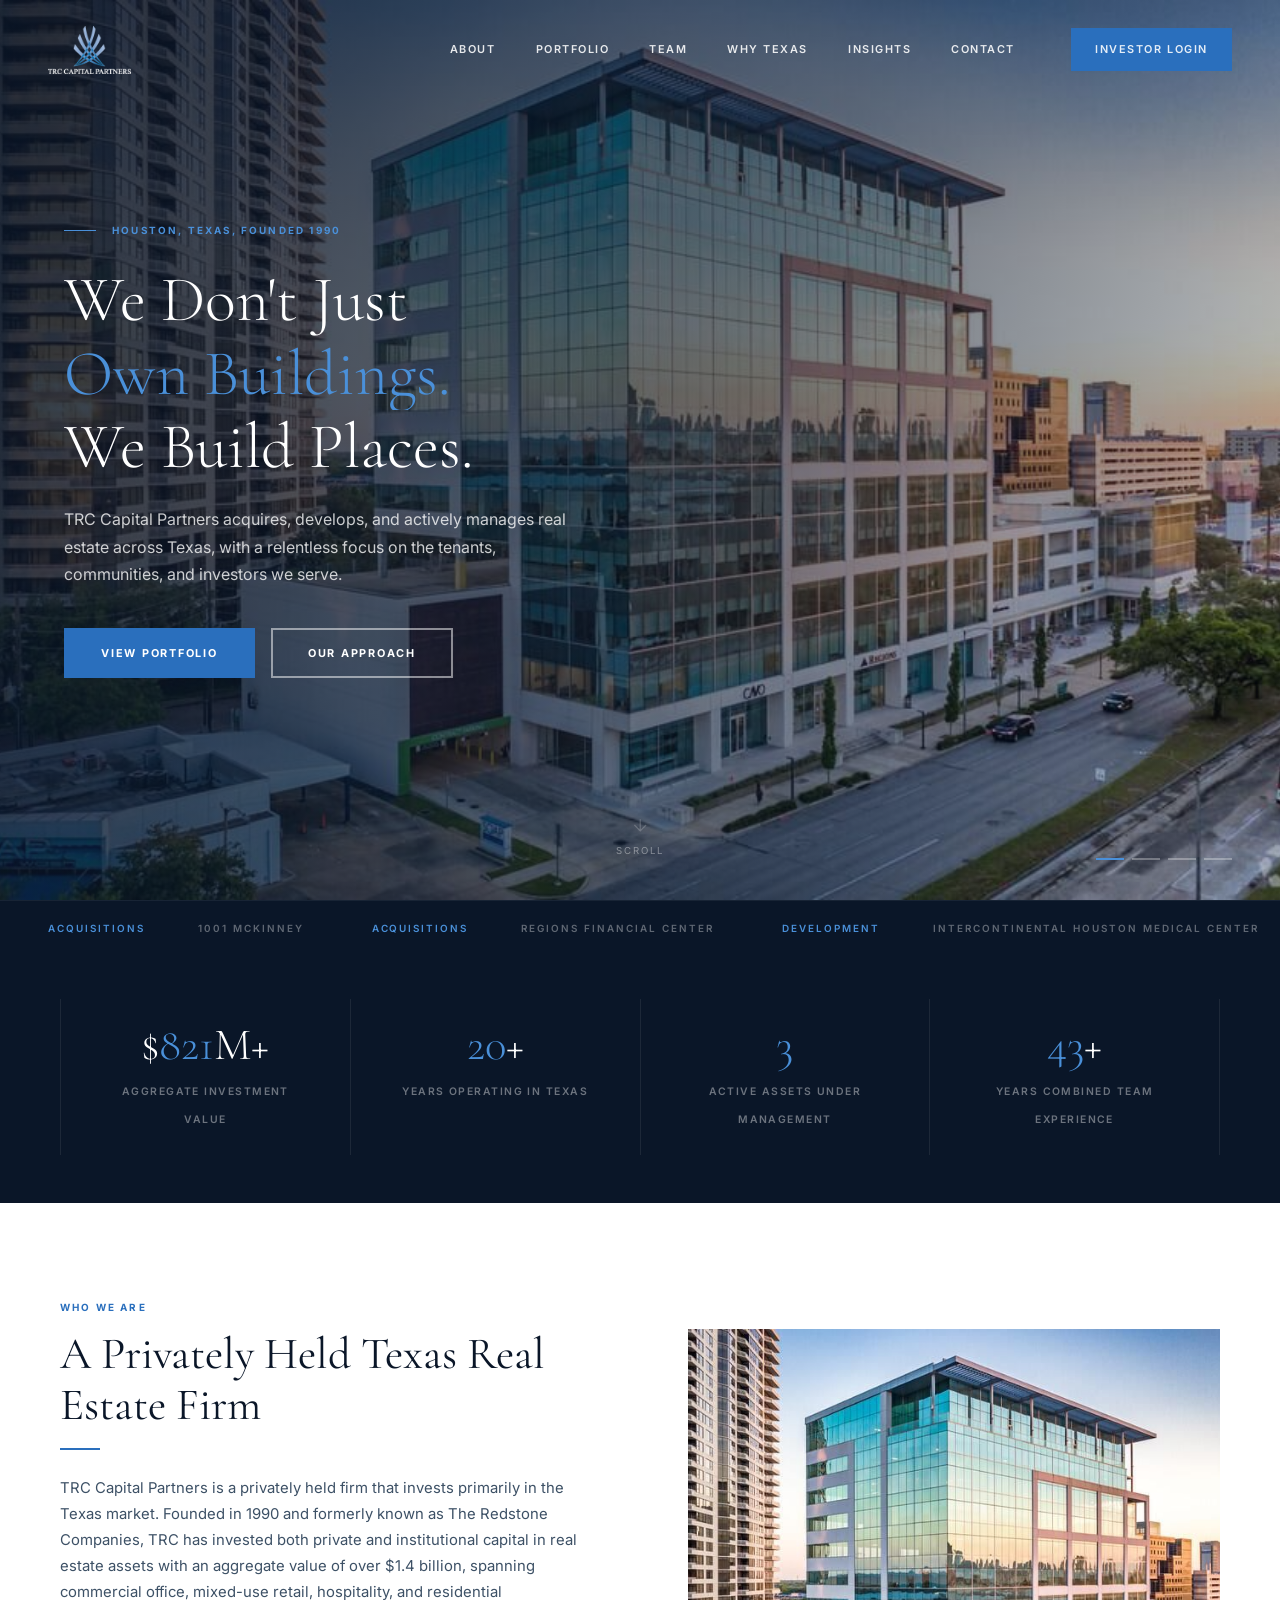
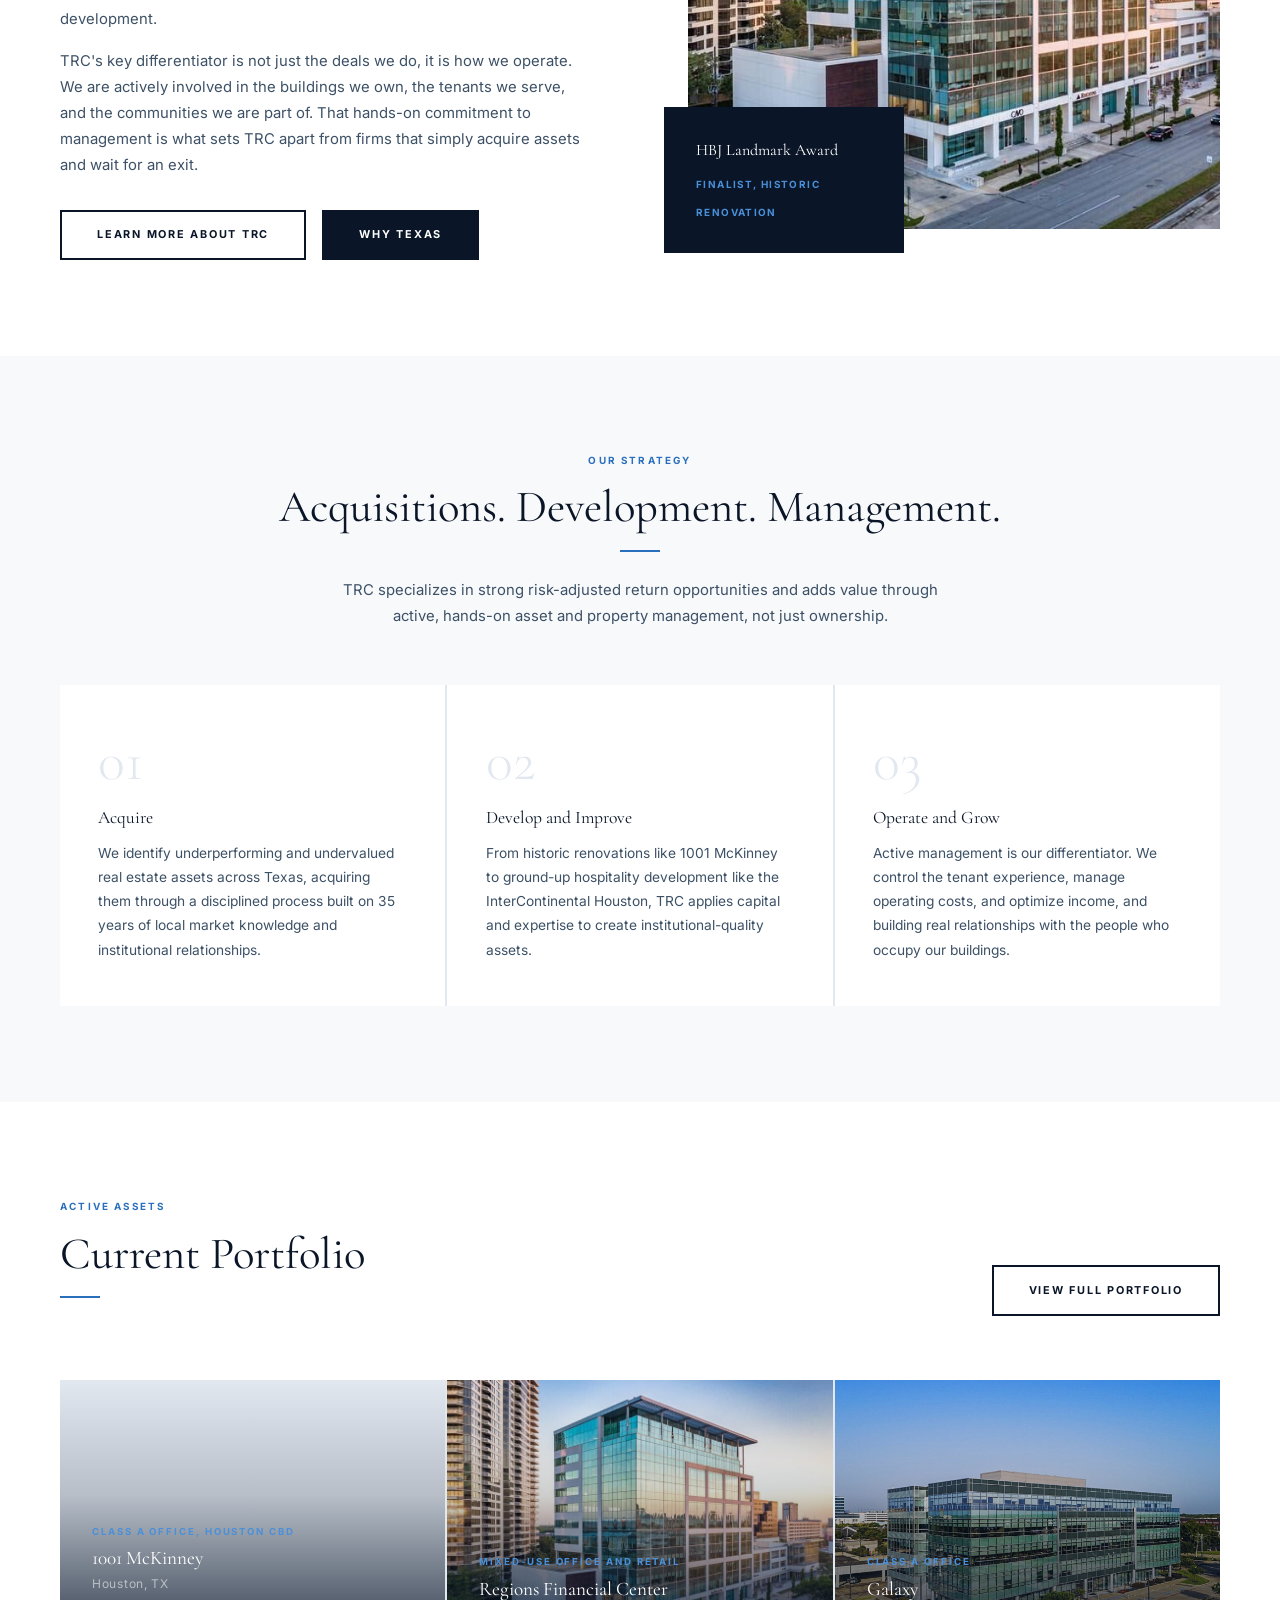
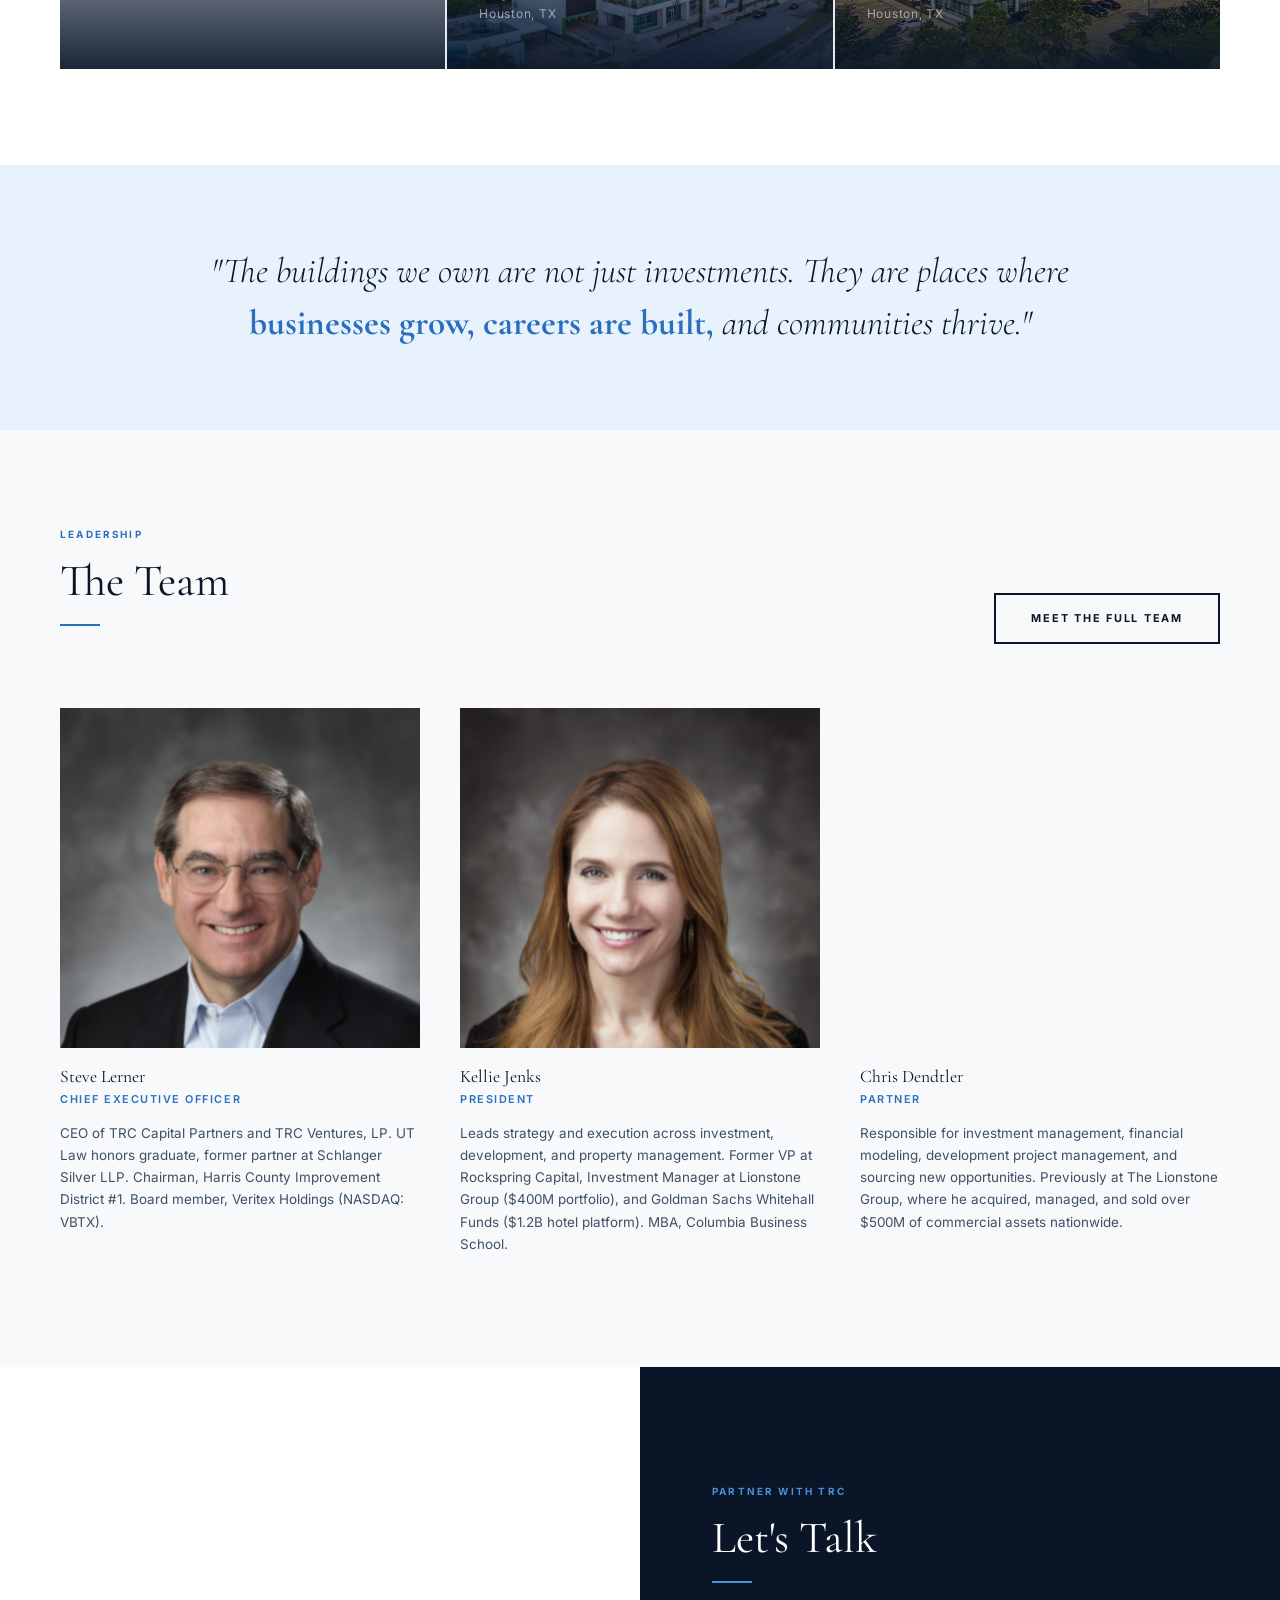
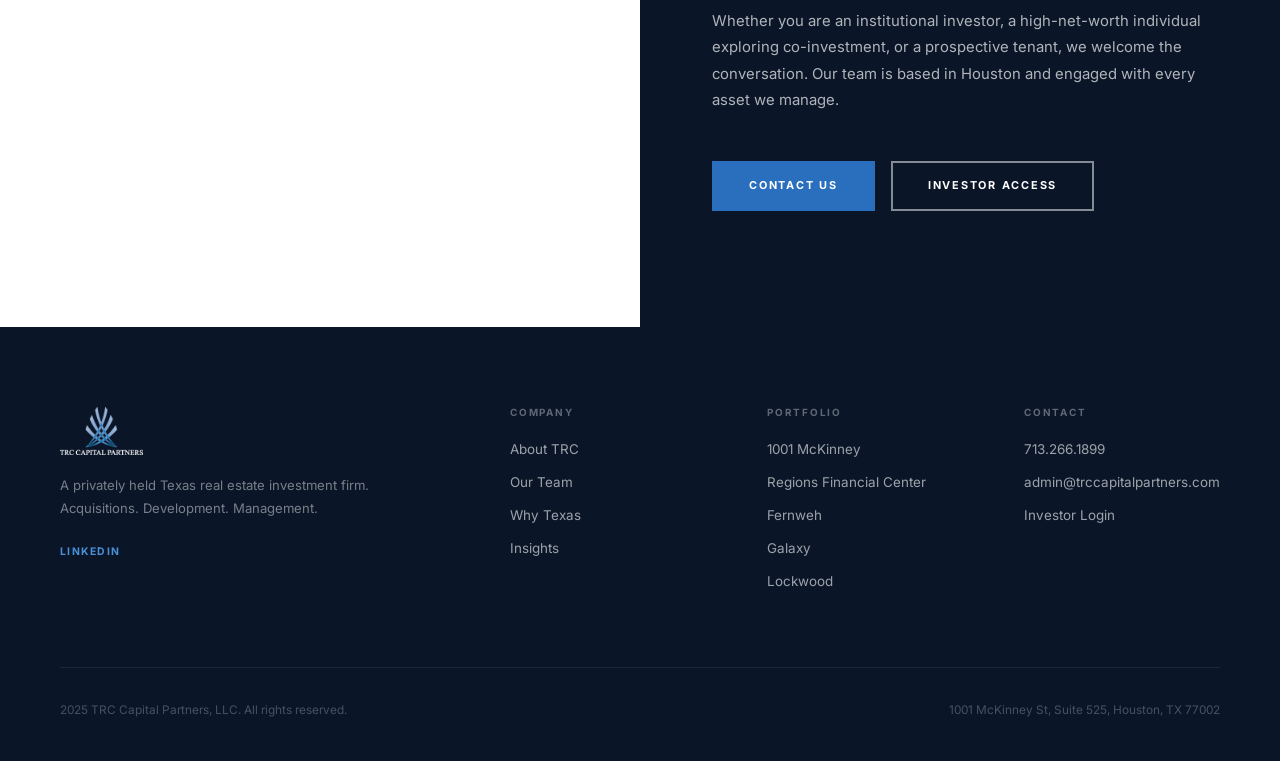
<file: index.html>
<!DOCTYPE html>
<html lang="en">
<head>
  <meta charset="UTF-8">
  <meta name="viewport" content="width=device-width, initial-scale=1.0">
  <title>TRC Capital Partners | Texas Real Estate Investment</title>
  <meta name="description" content="TRC Capital Partners acquires, develops, and actively manages real estate assets across Texas with over $1.4 billion in aggregate investment value.">
  <link rel="preconnect" href="https://fonts.googleapis.com">
  <link rel="preconnect" href="https://fonts.gstatic.com" crossorigin>
  <link href="https://fonts.googleapis.com/css2?family=Cormorant+Garamond:ital,wght@0,300;0,400;0,600;1,300;1,400&family=Inter:wght@300;400;500;600;700&display=swap" rel="stylesheet">
  <link rel="stylesheet" href="style.css">
  <style>
    /* ---- ANIMATED HERO ---- */
    .hero-slides { position:absolute; inset:0; }
    .hero-slide {
      position:absolute; inset:0;
      background-size:cover; background-position:center;
      opacity:0;
      transition: opacity 1.5s ease;
    }
    .hero-slide.active { opacity:1; }

    /* Animated text lines */
    .hero-line {
      display:block;
      overflow:hidden;
    }
    .hero-line-inner {
      display:block;
      transform: translateY(100%);
      opacity:0;
      animation: slideUp 0.9s var(--ease) forwards;
    }
    .hero-line:nth-child(1) .hero-line-inner { animation-delay: 0.5s; }
    .hero-line:nth-child(2) .hero-line-inner { animation-delay: 0.75s; }
    @keyframes slideUp {
      to { transform: translateY(0); opacity:1; }
    }

    /* Sub and CTA fade */
    .hero-sub  { animation: fadeIn 1s ease 1.1s both; }
    .btn-row   { animation: fadeIn 1s ease 1.3s both; }
    .hero-eyebrow { animation: fadeIn 1s ease 0.3s both; }
    @keyframes fadeIn { from { opacity:0; } to { opacity:1; } }

    /* Slide indicators */
    .hero-dots {
      position:absolute; bottom:2.5rem; right:3rem; z-index:3;
      display:flex; gap:0.5rem;
    }
    .hero-dot {
      width:28px; height:2px;
      background:rgba(255,255,255,0.3);
      cursor:pointer; transition:background 0.3s;
    }
    .hero-dot.active { background:var(--blue-light); }

    /* Scrolling text ticker */
    .ticker {
      background:var(--navy);
      overflow:hidden;
      white-space:nowrap;
      padding:0.7rem 0;
      border-top:1px solid rgba(255,255,255,0.06);
    }
    .ticker-inner {
      display:inline-block;
      animation: ticker 30s linear infinite;
      font-size:0.62rem;
      font-weight:600;
      letter-spacing:0.2em;
      text-transform:uppercase;
      color:rgba(255,255,255,0.35);
    }
    .ticker-inner span { margin:0 3rem; color:var(--blue-light); }
    @keyframes ticker { from { transform:translateX(0); } to { transform:translateX(-50%); } }
  </style>
</head>
<body>

<nav class="nav" id="nav">
  <a href="index.html" class="nav-logo">
    <img src="trc-logo.webp" alt="TRC Capital Partners" style="height:48px;width:auto;">
  </a>
  <div class="nav-links">
    <a href="about.html">About</a>
    <a href="portfolio.html">Portfolio</a>
    <a href="team.html">Team</a>
    <a href="why-texas.html">Why Texas</a>
    <a href="insights.html">Insights</a>
    <a href="contact.html">Contact</a>
    <a href="investors.html" class="btn btn-blue nav-cta" style="padding:0.6rem 1.4rem;">Investor Login</a>
  </div>
  <button class="hamburger" id="hamburger" aria-label="Open menu">
    <span></span><span></span><span></span>
  </button>
</nav>
<div class="mobile-menu" id="mobileMenu">
  <button class="mobile-close" id="mobileClose">x</button>
  <a href="about.html">About</a>
  <a href="portfolio.html">Portfolio</a>
  <a href="team.html">Team</a>
  <a href="why-texas.html">Why Texas</a>
  <a href="insights.html">Insights</a>
  <a href="contact.html">Contact</a>
  <a href="investors.html">Investor Login</a>
</div>

<!-- ANIMATED HERO -->
<section class="hero" style="min-height:100vh;">
  <div class="hero-slides" id="heroSlides">
    <div class="hero-slide active" style="background-image:url('regions.jpg');"></div>
    <div class="hero-slide" style="background-image:url('galaxy.jpg');"></div>
    <div class="hero-slide" style="background-image:url('https://images.unsplash.com/photo-1486325212027-8081e485255e?w=1800&q=80');"></div>
    <div class="hero-slide" style="background-image:url('https://images.unsplash.com/photo-1571896349842-33c89424de2d?w=1800&q=80');"></div>
  </div>
  <div class="hero-overlay"></div>

  <div class="hero-content">
    <div class="hero-eyebrow" style="opacity:0;"><span>Houston, Texas, Founded 1990</span></div>
    <h1 class="hero-title" style="margin-bottom:1.4rem;">
      <span class="hero-line"><span class="hero-line-inner">We Don't Just</span></span>
      <span class="hero-line"><span class="hero-line-inner" style="color:var(--blue-light);">Own Buildings.</span></span>
      <span class="hero-line"><span class="hero-line-inner">We Build Places.</span></span>
    </h1>
    <p class="hero-sub" style="opacity:0;">TRC Capital Partners acquires, develops, and actively manages real estate across Texas, with a relentless focus on the tenants, communities, and investors we serve.</p>
    <div class="btn-row" style="opacity:0;">
      <a href="portfolio.html" class="btn btn-blue">View Portfolio</a>
      <a href="about.html" class="btn btn-ghost">Our Approach</a>
    </div>
  </div>

  <div class="hero-dots" id="heroDots">
    <div class="hero-dot active" onclick="goToSlide(0)"></div>
    <div class="hero-dot" onclick="goToSlide(1)"></div>
    <div class="hero-dot" onclick="goToSlide(2)"></div>
    <div class="hero-dot" onclick="goToSlide(3)"></div>
  </div>

  <div class="hero-scroll">
    <svg viewBox="0 0 24 24" fill="none" stroke="currentColor" stroke-width="1.5"><path d="M12 5v14M5 12l7 7 7-7"/></svg>
    <span>Scroll</span>
  </div>
</section>

<!-- TICKER -->
<div class="ticker">
  <div class="ticker-inner">
    <span>Acquisitions</span> 1001 McKinney &nbsp;&nbsp;
    <span>Acquisitions</span> Regions Financial Center &nbsp;&nbsp;
    <span>Development</span> InterContinental Houston Medical Center &nbsp;&nbsp;
    <span>Hospitality</span> Fernweh, New Braunfels &nbsp;&nbsp;
    <span>Established</span> 1990 &nbsp;&nbsp;
    <span>Aggregate Value</span> $1.4B+ &nbsp;&nbsp;
    <span>Focus</span> Texas &nbsp;&nbsp;
    <span>Acquisitions</span> 1001 McKinney &nbsp;&nbsp;
    <span>Acquisitions</span> Regions Financial Center &nbsp;&nbsp;
    <span>Development</span> InterContinental Houston Medical Center &nbsp;&nbsp;
    <span>Hospitality</span> Fernweh, New Braunfels &nbsp;&nbsp;
    <span>Established</span> 1990 &nbsp;&nbsp;
    <span>Aggregate Value</span> $1.4B+ &nbsp;&nbsp;
    <span>Focus</span> Texas &nbsp;&nbsp;
  </div>
</div>

<!-- STATS BAR -->
<div class="stats-bar">
  <div class="container">
    <div class="stats-bar-inner">
      <div class="stat-block">
        <span class="stat-num">$<span data-target="1400">0</span>M+</span>
        <span class="stat-label">Aggregate Investment Value</span>
      </div>
      <div class="stat-block">
        <span class="stat-num"><span data-target="35">0</span>+</span>
        <span class="stat-label">Years Operating in Texas</span>
      </div>
      <div class="stat-block">
        <span class="stat-num"><span data-target="6">0</span></span>
        <span class="stat-label">Active Assets Under Management</span>
      </div>
      <div class="stat-block">
        <span class="stat-num"><span data-target="75">0</span>+</span>
        <span class="stat-label">Years Combined Team Experience</span>
      </div>
    </div>
  </div>
</div>

<!-- INTRO -->
<section class="section white">
  <div class="container">
    <div class="two-col">
      <div>
        <span class="overline">Who We Are</span>
        <h2>A Privately Held Texas Real Estate Firm</h2>
        <span class="rule"></span>
        <p>TRC Capital Partners is a privately held firm that invests primarily in the Texas market. Founded in 1990 and formerly known as The Redstone Companies, TRC has invested both private and institutional capital in real estate assets with an aggregate value of over $1.4 billion, spanning commercial office, mixed-use retail, hospitality, and residential development.</p>
        <p>TRC's key differentiator is not just the deals we do, it is how we operate. We are actively involved in the buildings we own, the tenants we serve, and the communities we are part of. That hands-on commitment to management is what sets TRC apart from firms that simply acquire assets and wait for an exit.</p>
        <div class="btn-row" style="margin-top:2rem;">
          <a href="about.html" class="btn btn-outline">Learn More About TRC</a>
          <a href="why-texas.html" class="btn btn-navy">Why Texas</a>
        </div>
      </div>
      <div style="position:relative;">
        <img src="regions.jpg" alt="Regions Financial Center, Houston" style="width:100%;height:500px;object-fit:cover;">
        <div style="position:absolute;bottom:-1.5rem;left:-1.5rem;background:var(--navy);padding:1.8rem 2rem;max-width:240px;">
          <span style="display:block;font-family:var(--font-display);font-size:1rem;font-weight:400;color:var(--white);margin-bottom:0.3rem;">HBJ Landmark Award</span>
          <span style="font-size:0.62rem;font-weight:700;letter-spacing:0.14em;text-transform:uppercase;color:var(--blue-light);">Finalist, Historic Renovation</span>
        </div>
      </div>
    </div>
  </div>
</section>

<!-- APPROACH -->
<section class="section cream">
  <div class="container">
    <div class="section-header centered">
      <span class="overline">Our Strategy</span>
      <h2>Acquisitions. Development. Management.</h2>
      <span class="rule centered"></span>
      <p style="max-width:600px;margin:0 auto;">TRC specializes in strong risk-adjusted return opportunities and adds value through active, hands-on asset and property management, not just ownership.</p>
    </div>
    <div class="approach-grid">
      <div class="approach-card">
        <span class="approach-num">01</span>
        <h3>Acquire</h3>
        <p>We identify underperforming and undervalued real estate assets across Texas, acquiring them through a disciplined process built on 35 years of local market knowledge and institutional relationships.</p>
      </div>
      <div class="approach-card">
        <span class="approach-num">02</span>
        <h3>Develop and Improve</h3>
        <p>From historic renovations like 1001 McKinney to ground-up hospitality development like the InterContinental Houston, TRC applies capital and expertise to create institutional-quality assets.</p>
      </div>
      <div class="approach-card">
        <span class="approach-num">03</span>
        <h3>Operate and Grow</h3>
        <p>Active management is our differentiator. We control the tenant experience, manage operating costs, and optimize income, and building real relationships with the people who occupy our buildings.</p>
      </div>
    </div>
  </div>
</section>

<!-- PORTFOLIO PREVIEW -->
<section class="section white">
  <div class="container">
    <div class="section-header" style="display:flex;align-items:flex-end;justify-content:space-between;flex-wrap:wrap;gap:1rem;">
      <div>
        <span class="overline">Active Assets</span>
        <h2>Current Portfolio</h2>
        <span class="rule"></span>
      </div>
      <a href="portfolio.html" class="btn btn-outline" style="margin-bottom:0.5rem;">View Full Portfolio</a>
    </div>
    <div class="portfolio-grid">
      <div class="portfolio-card">
        <div class="portfolio-card-img" style="background-image:url('https://images.unsplash.com/photo-1486325212027-8081e485255e?w=800&q=80');"></div>
        <div class="portfolio-card-overlay">
          <span class="portfolio-card-type">Class A Office, Houston CBD</span>
          <h3>1001 McKinney</h3>
          <span class="portfolio-card-loc">Houston, TX</span>
          <p class="portfolio-card-desc">23-story, 375,440 sq ft historic Art Deco office tower. National Register of Historic Places. HBJ Landmark Award Finalist.</p>
          <a href="http://1001mckinney.com" class="portfolio-card-link" target="_blank">Visit Website</a>
        </div>
      </div>
      <div class="portfolio-card">
        <div class="portfolio-card-img" style="background-image:url('regions.jpg');"></div>
        <div class="portfolio-card-overlay">
          <span class="portfolio-card-type">Mixed-Use Office and Retail</span>
          <h3>Regions Financial Center</h3>
          <span class="portfolio-card-loc">Houston, TX</span>
          <p class="portfolio-card-desc">11-story, 180,000 sq ft office and retail building in Greenway Plaza with direct frontage on Richmond Avenue.</p>
        </div>
      </div>
      <div class="portfolio-card">
        <div class="portfolio-card-img" style="background-image:url('galaxy.jpg');"></div>
        <div class="portfolio-card-overlay">
          <span class="portfolio-card-type">Class A Office</span>
          <h3>Galaxy</h3>
          <span class="portfolio-card-loc">Houston, TX</span>
          <p class="portfolio-card-desc">A modern Class A office asset in Houston's inner loop, offering flexible space and premium amenities.</p>
        </div>
      </div>
    </div>
  </div>
</section>

<!-- QUOTE BAND -->
<div class="quote-band">
  <div class="container">
    <blockquote>"The buildings we own are not just investments. They are places where <strong>businesses grow, careers are built,</strong> and communities thrive."</blockquote>
  </div>
</div>

<!-- TEAM PREVIEW -->
<section class="section cream">
  <div class="container">
    <div class="section-header" style="display:flex;align-items:flex-end;justify-content:space-between;flex-wrap:wrap;gap:1rem;">
      <div>
        <span class="overline">Leadership</span>
        <h2>The Team</h2>
        <span class="rule"></span>
      </div>
      <a href="team.html" class="btn btn-outline" style="margin-bottom:0.5rem;">Meet the Full Team</a>
    </div>
    <div class="team-grid">
      <div class="team-card">
        <div class="team-photo" style="background-image:url('steve-lerner.webp');height:340px;"></div>
        <h3 class="team-name">Steve Lerner</h3>
        <span class="team-title">Chief Executive Officer</span>
        <p class="team-bio" style="font-size:0.84rem;">CEO of TRC Capital Partners and TRC Ventures, LP. UT Law honors graduate, former partner at Schlanger Silver LLP. Chairman, Harris County Improvement District #1. Board member, Veritex Holdings (NASDAQ: VBTX).</p>
      </div>
      <div class="team-card">
        <div class="team-photo" style="background-image:url('kellie-jenks.webp');height:340px;"></div>
        <h3 class="team-name">Kellie Jenks</h3>
        <span class="team-title">President</span>
        <p class="team-bio" style="font-size:0.84rem;">Leads strategy and execution across investment, development, and property management. Former VP at Rockspring Capital, Investment Manager at Lionstone Group ($400M portfolio), and Goldman Sachs Whitehall Funds ($1.2B hotel platform). MBA, Columbia Business School.</p>
      </div>
      <div class="team-card">
        <div class="team-photo" style="background-image:url('https://images.unsplash.com/photo-1519085360753-af0119f7cbe7?w=600&q=80');height:340px;filter:grayscale(20%);"></div>
        <h3 class="team-name">Chris Dendtler</h3>
        <span class="team-title">Partner</span>
        <p class="team-bio" style="font-size:0.84rem;">Responsible for investment management, financial modeling, development project management, and sourcing new opportunities. Previously at The Lionstone Group, where he acquired, managed, and sold over $500M of commercial assets nationwide.</p>
      </div>
    </div>
  </div>
</section>

<!-- CONTACT SPLIT -->
<div class="photo-split">
  <div class="photo-split-img" style="background-image:url('https://images.unsplash.com/photo-1454165804606-c3d57bc86b40?w=1000&q=80');"></div>
  <div class="photo-split-content">
    <span class="overline" style="color:var(--blue-light);">Partner with TRC</span>
    <h2>Let's Talk</h2>
    <span class="rule" style="background:var(--blue-light);"></span>
    <p>Whether you are an institutional investor, a high-net-worth individual exploring co-investment, or a prospective tenant, we welcome the conversation. Our team is based in Houston and engaged with every asset we manage.</p>
    <div class="btn-row" style="margin-top:2rem;">
      <a href="contact.html" class="btn btn-blue">Contact Us</a>
      <a href="investors.html" class="btn btn-ghost">Investor Access</a>
    </div>
  </div>
</div>

<!-- FOOTER -->
<footer class="footer">
  <div class="container">
    <div class="footer-inner">
      <div class="footer-brand">
        <img src="trc-logo.webp" alt="TRC Capital Partners" style="height:48px;width:auto;margin-bottom:1.2rem;">
        <p>A privately held Texas real estate investment firm. Acquisitions. Development. Management.</p>
        <a href="https://www.linkedin.com/company/trccapitalpartners/" target="_blank" class="linkedin-link" style="color:var(--blue-light);font-size:0.65rem;font-weight:700;letter-spacing:0.14em;text-transform:uppercase;display:inline-flex;align-items:center;gap:0.4rem;margin-top:0.5rem;">LinkedIn</a>
      </div>
      <div class="footer-col">
        <h4>Company</h4>
        <a href="about.html">About TRC</a>
        <a href="team.html">Our Team</a>
        <a href="why-texas.html">Why Texas</a>
        <a href="insights.html">Insights</a>
      </div>
      <div class="footer-col">
        <h4>Portfolio</h4>
        <a href="portfolio.html">1001 McKinney</a>
        <a href="portfolio.html">Regions Financial Center</a>
        <a href="portfolio.html">Fernweh</a>
        <a href="portfolio.html">Galaxy</a>
        <a href="portfolio.html">Lockwood</a>
      </div>
      <div class="footer-col">
        <h4>Contact</h4>
        <a href="tel:7132661899">713.266.1899</a>
        <a href="mailto:admin@trccapitalpartners.com">admin@trccapitalpartners.com</a>
        <a href="investors.html">Investor Login</a>
      </div>
    </div>
    <div class="footer-bottom">
      <span>2025 TRC Capital Partners, LLC. All rights reserved.</span>
      <span>1001 McKinney St, Suite 525, Houston, TX 77002</span>
    </div>
  </div>
</footer>

<script>
  // Nav scroll
  const nav = document.getElementById('nav');
  window.addEventListener('scroll', () => nav.classList.toggle('scrolled', window.scrollY > 60));

  // Mobile menu
  document.getElementById('hamburger').addEventListener('click', () => document.getElementById('mobileMenu').classList.add('open'));
  document.getElementById('mobileClose').addEventListener('click', () => document.getElementById('mobileMenu').classList.remove('open'));

  // Hero slideshow
  const slides = document.querySelectorAll('.hero-slide');
  const dots = document.querySelectorAll('.hero-dot');
  let current = 0;
  let slideTimer;

  function goToSlide(n) {
    slides[current].classList.remove('active');
    dots[current].classList.remove('active');
    current = n;
    slides[current].classList.add('active');
    dots[current].classList.add('active');
    clearInterval(slideTimer);
    slideTimer = setInterval(nextSlide, 5000);
  }
  function nextSlide() { goToSlide((current + 1) % slides.length); }
  slideTimer = setInterval(nextSlide, 5000);

  // Scroll reveal
  const obs = new IntersectionObserver(e => e.forEach(x => { if(x.isIntersecting) x.target.classList.add('visible'); }), {threshold:0.1});
  document.querySelectorAll('.stat-block,.approach-card,.portfolio-card,.team-card,.prev-card,.reveal').forEach(el => obs.observe(el));

  // Counter animation
  function animateCounter(el) {
    const target = parseInt(el.dataset.target);
    let current = 0;
    const duration = 1800;
    const step = target / (duration / 16);
    const timer = setInterval(() => {
      current = Math.min(current + step, target);
      el.textContent = Math.floor(current);
      if (current >= target) clearInterval(timer);
    }, 16);
  }
  const counterObs = new IntersectionObserver(e => {
    e.forEach(x => { if(x.isIntersecting) { animateCounter(x.target); counterObs.unobserve(x.target); } });
  }, {threshold: 0.5});
  document.querySelectorAll('[data-target]').forEach(el => counterObs.observe(el));
</script>
</body>
</html>
</file>
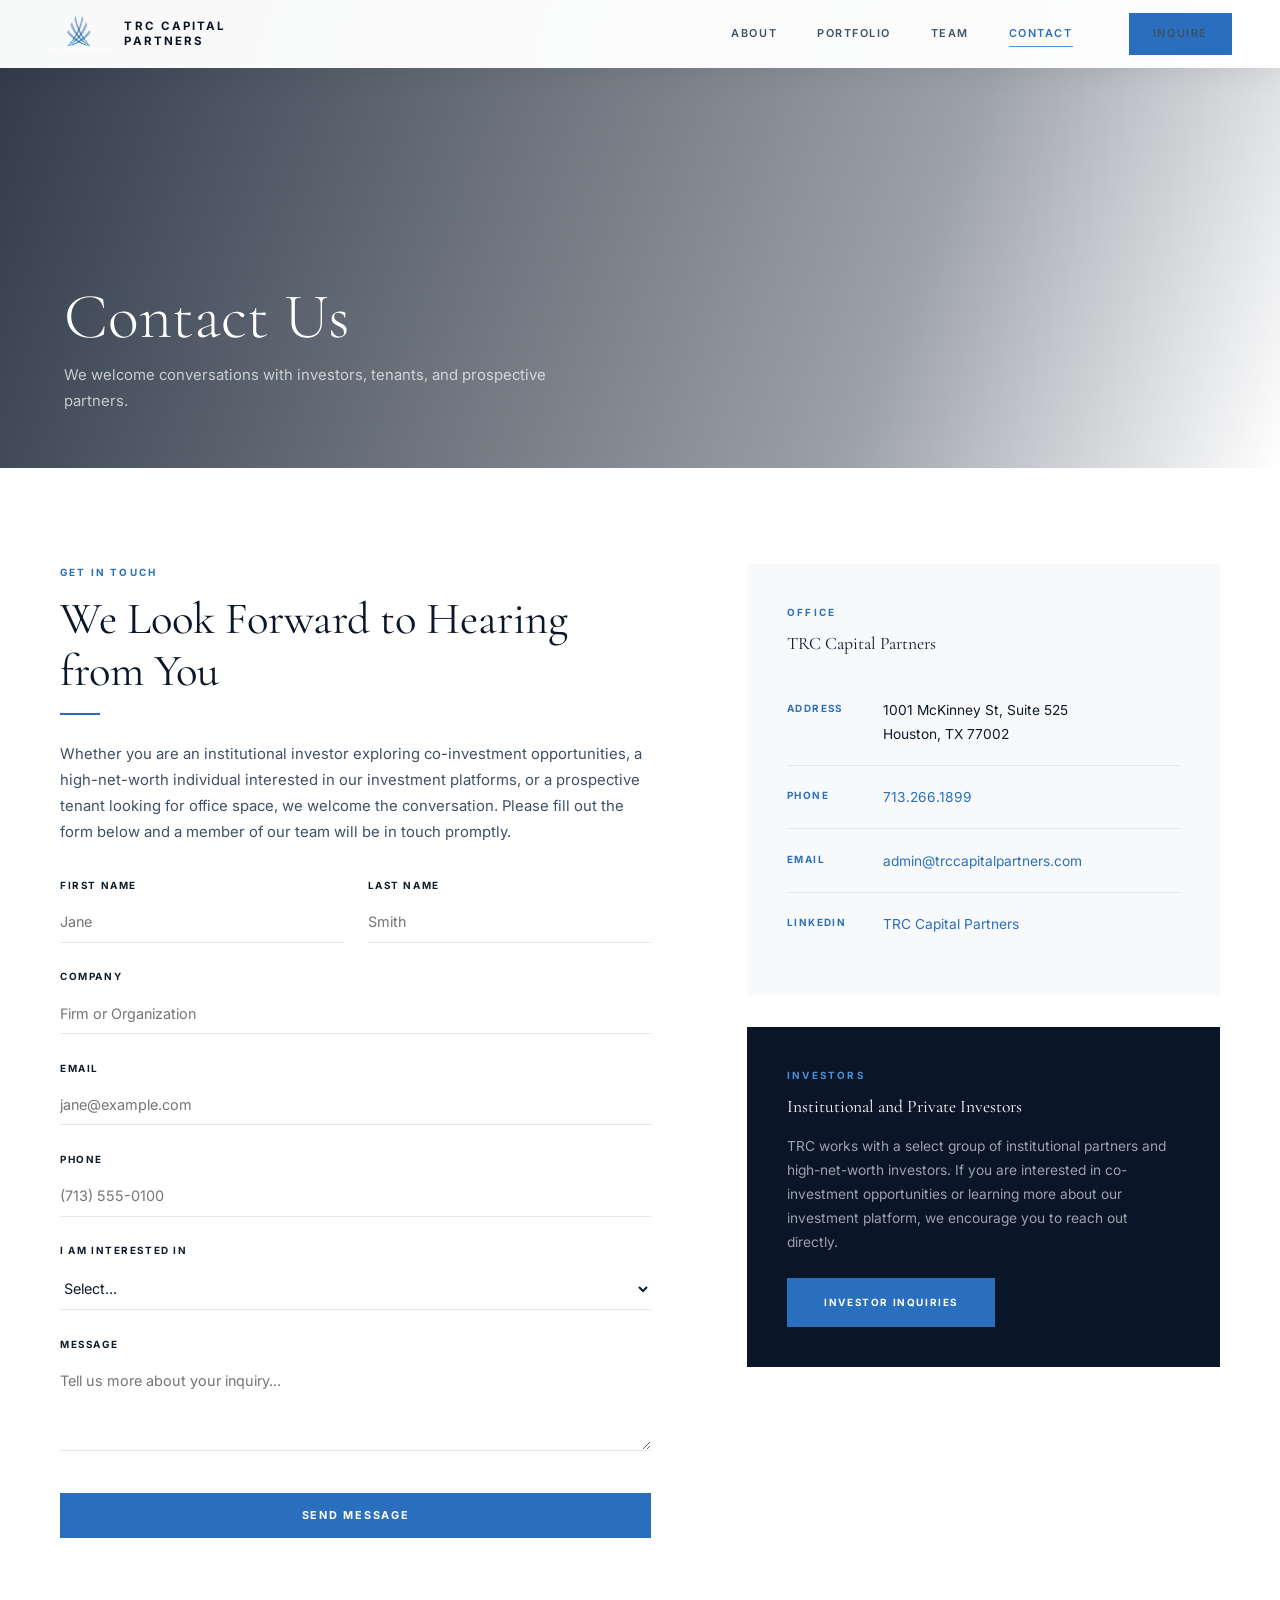
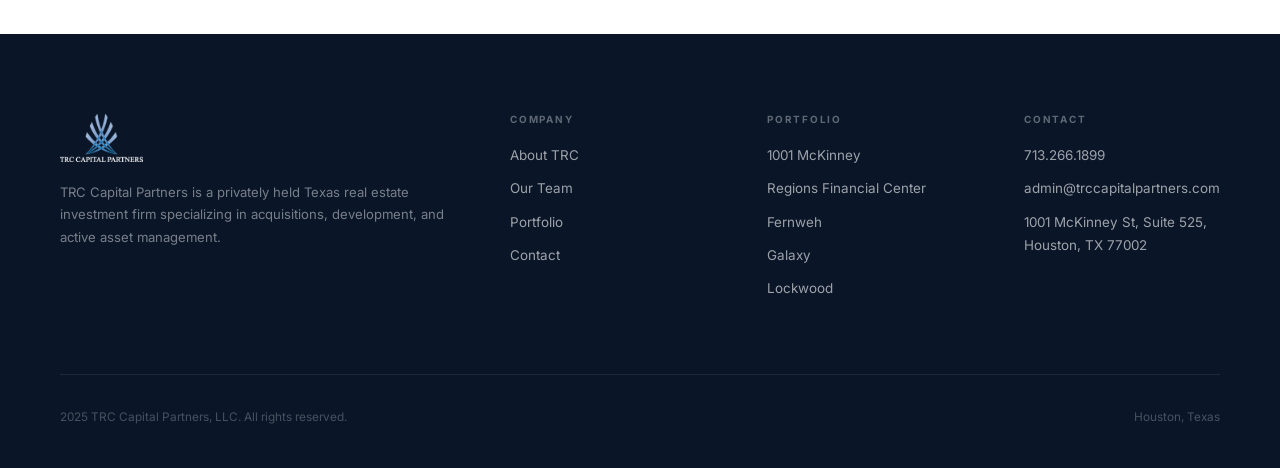
<file: contact.html>
<!DOCTYPE html>
<html lang="en">
<head>
  <meta charset="UTF-8"><meta name="viewport" content="width=device-width, initial-scale=1.0">
  <title>Contact - TRC Capital Partners</title>
  <link rel="preconnect" href="https://fonts.googleapis.com">
  <link rel="preconnect" href="https://fonts.gstatic.com" crossorigin>
  <link href="https://fonts.googleapis.com/css2?family=Cormorant+Garamond:ital,wght@0,300;0,400;0,600;1,300;1,400&family=Inter:wght@300;400;500;600;700&display=swap" rel="stylesheet">
  <link rel="stylesheet" href="style.css">
</head>
<body>

<nav class="nav scrolled" id="nav">
  <a href="index.html" class="nav-logo">
    <img src="trc-logo.webp" alt="TRC Capital Partners">
    <span class="nav-logo-text" style="color:var(--navy);">TRC Capital<br>Partners</span>
  </a>
  <div class="nav-links">
    <a href="about.html">About</a><a href="portfolio.html">Portfolio</a><a href="team.html">Team</a><a href="contact.html" class="active">Contact</a>
    <a href="contact.html" class="btn btn-blue nav-cta" style="padding:0.6rem 1.4rem;">Inquire</a>
  </div>
  <button class="hamburger" id="hamburger" aria-label="Open menu"><span></span><span></span><span></span></button>
</nav>
<div class="mobile-menu" id="mobileMenu">
  <button class="mobile-close" id="mobileClose">x</button>
  <a href="about.html">About</a><a href="portfolio.html">Portfolio</a><a href="team.html">Team</a><a href="contact.html">Contact</a>
</div>

<section class="page-hero">
  <div class="page-hero-bg" style="background-image:url('https://images.unsplash.com/photo-1454165804606-c3d57bc86b40?w=1800&q=80');"></div>
  <div class="page-hero-overlay"></div>
  <div class="page-hero-content">
    <h1>Contact Us</h1>
    <p>We welcome conversations with investors, tenants, and prospective partners.</p>
  </div>
</section>

<section class="section white">
  <div class="container">
    <div class="contact-grid">
      <div>
        <span class="overline">Get in Touch</span>
        <h2>We Look Forward to Hearing from You</h2>
        <span class="rule"></span>
        <p>Whether you are an institutional investor exploring co-investment opportunities, a high-net-worth individual interested in our investment platforms, or a prospective tenant looking for office space, we welcome the conversation. Please fill out the form below and a member of our team will be in touch promptly.</p>

        <form id="contactForm" style="margin-top:2rem;">
          <div class="form-row">
            <div class="form-group"><label>First Name</label><input type="text" required placeholder="Jane"></div>
            <div class="form-group"><label>Last Name</label><input type="text" required placeholder="Smith"></div>
          </div>
          <div class="form-group"><label>Company</label><input type="text" placeholder="Firm or Organization"></div>
          <div class="form-group"><label>Email</label><input type="email" required placeholder="jane@example.com"></div>
          <div class="form-group"><label>Phone</label><input type="tel" placeholder="(713) 555-0100"></div>
          <div class="form-group">
            <label>I am interested in</label>
            <select>
              <option value="">Select...</option>
              <option>Investment Opportunities</option>
              <option>Office Leasing</option>
              <option>Asset Management Partnership</option>
              <option>General Inquiry</option>
            </select>
          </div>
          <div class="form-group"><label>Message</label><textarea placeholder="Tell us more about your inquiry..."></textarea></div>
          <button type="submit" class="btn btn-blue" style="width:100%;margin-top:0.5rem;">Send Message</button>
        </form>

        <div id="formSuccess" style="display:none;margin-top:1.5rem;padding:2rem;border-left:3px solid var(--blue);background:var(--sky);">
          <h3 style="margin-bottom:0.5rem;font-size:1.2rem;">Thank you for reaching out.</h3>
          <p style="margin:0;">A member of the TRC team will be in touch with you shortly.</p>
        </div>
      </div>

      <div>
        <div style="background:var(--cream);padding:2.5rem;margin-bottom:2rem;">
          <span class="overline">Office</span>
          <h3 style="font-size:1.1rem;margin-bottom:1.5rem;">TRC Capital Partners</h3>
          <div class="contact-detail"><span class="contact-detail-label">Address</span><span>1001 McKinney St, Suite 525<br>Houston, TX 77002</span></div>
          <div class="contact-detail"><span class="contact-detail-label">Phone</span><a href="tel:7132661899" style="color:var(--blue);">713.266.1899</a></div>
          <div class="contact-detail"><span class="contact-detail-label">Email</span><a href="mailto:admin@trccapitalpartners.com" style="color:var(--blue);">admin@trccapitalpartners.com</a></div>
          <div class="contact-detail" style="border:none;"><span class="contact-detail-label">LinkedIn</span><a href="https://www.linkedin.com/company/trccapitalpartners/" target="_blank" style="color:var(--blue);">TRC Capital Partners</a></div>
        </div>

        <div style="background:var(--navy);padding:2.5rem;">
          <span class="overline" style="color:var(--blue-light);">Investors</span>
          <h3 style="color:var(--white);font-size:1.1rem;margin-bottom:1rem;">Institutional and Private Investors</h3>
          <p style="color:rgba(255,255,255,0.6);font-size:0.86rem;margin-bottom:1.5rem;">TRC works with a select group of institutional partners and high-net-worth investors. If you are interested in co-investment opportunities or learning more about our investment platform, we encourage you to reach out directly.</p>
          <a href="mailto:admin@trccapitalpartners.com" class="btn btn-blue" style="font-size:0.62rem;">Investor Inquiries</a>
        </div>
      </div>
    </div>
  </div>
</section>

<footer class="footer">
  <div class="container">
    <div class="footer-inner">
      <div class="footer-brand"><img src="trc-logo.webp" alt="TRC Capital Partners"><p>TRC Capital Partners is a privately held Texas real estate investment firm specializing in acquisitions, development, and active asset management.</p></div>
      <div class="footer-col"><h4>Company</h4><a href="about.html">About TRC</a><a href="team.html">Our Team</a><a href="portfolio.html">Portfolio</a><a href="contact.html">Contact</a></div>
      <div class="footer-col"><h4>Portfolio</h4><a href="portfolio.html">1001 McKinney</a><a href="portfolio.html">Regions Financial Center</a><a href="portfolio.html">Fernweh</a><a href="portfolio.html">Galaxy</a><a href="portfolio.html">Lockwood</a></div>
      <div class="footer-col"><h4>Contact</h4><a href="tel:7132661899">713.266.1899</a><a href="mailto:admin@trccapitalpartners.com">admin@trccapitalpartners.com</a><a>1001 McKinney St, Suite 525, Houston, TX 77002</a></div>
    </div>
    <div class="footer-bottom"><span>2025 TRC Capital Partners, LLC. All rights reserved.</span><span>Houston, Texas</span></div>
  </div>
</footer>

<script>
  document.getElementById('hamburger').addEventListener('click', () => document.getElementById('mobileMenu').classList.add('open'));
  document.getElementById('mobileClose').addEventListener('click', () => document.getElementById('mobileMenu').classList.remove('open'));
  document.getElementById('contactForm').addEventListener('submit', e => {
    e.preventDefault();
    document.getElementById('contactForm').style.display = 'none';
    document.getElementById('formSuccess').style.display = 'block';
  });
</script>
</body>
</html>
</file>
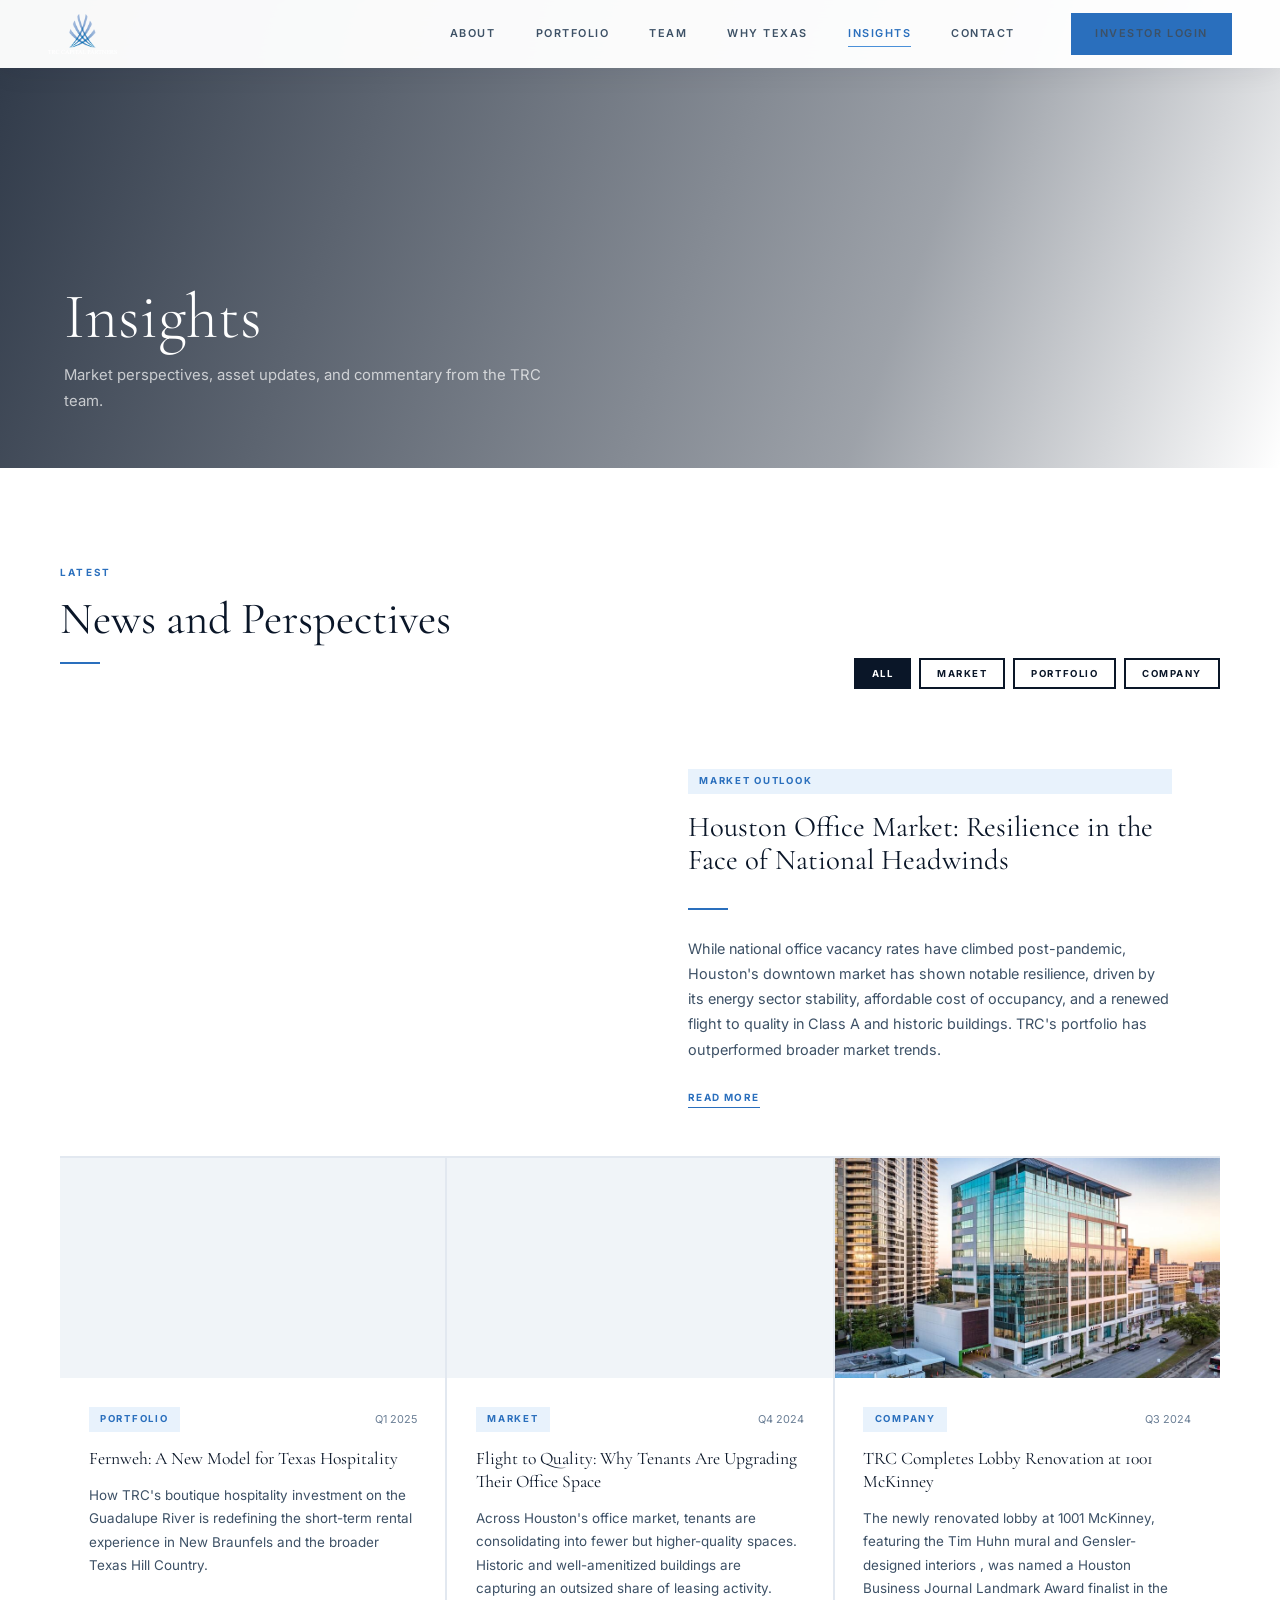
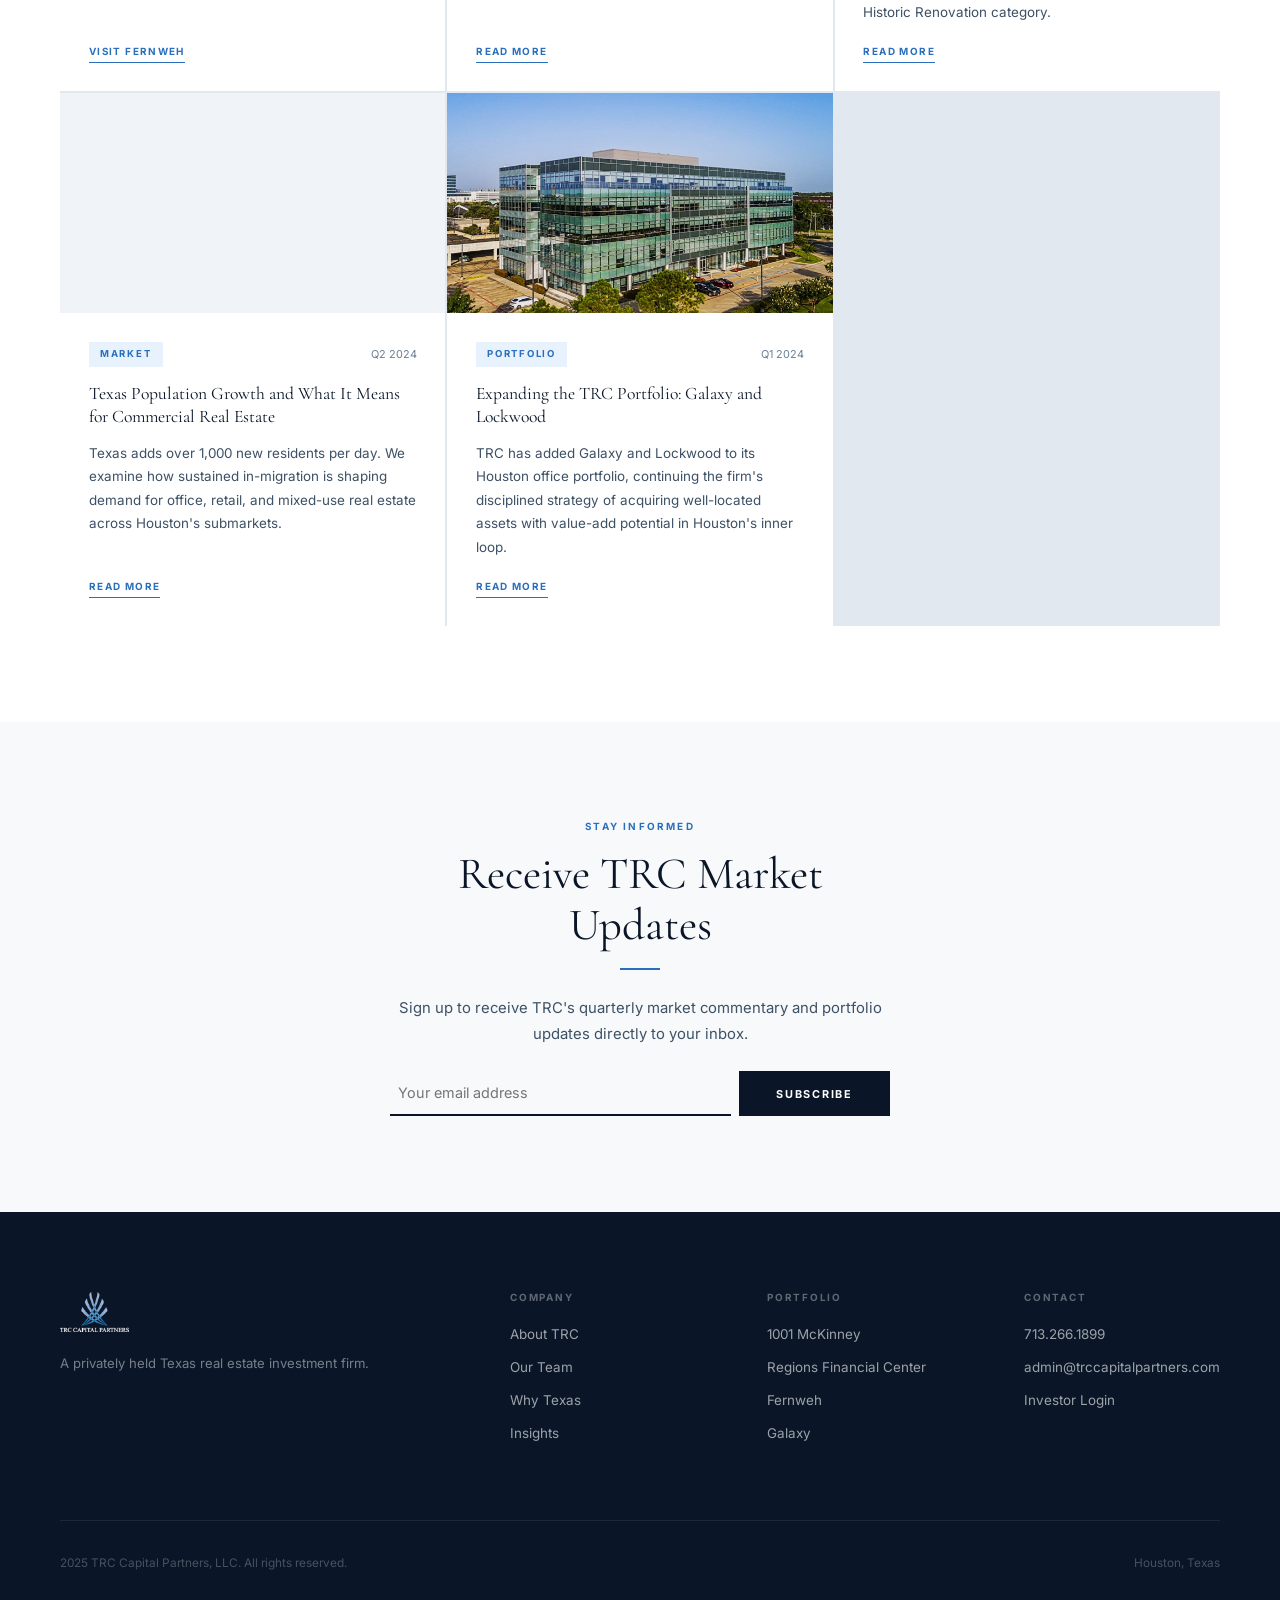
<file: insights.html>
<!DOCTYPE html>
<html lang="en">
<head>
  <meta charset="UTF-8"><meta name="viewport" content="width=device-width, initial-scale=1.0">
  <title>Insights - TRC Capital Partners</title>
  <link rel="preconnect" href="https://fonts.googleapis.com">
  <link rel="preconnect" href="https://fonts.gstatic.com" crossorigin>
  <link href="https://fonts.googleapis.com/css2?family=Cormorant+Garamond:ital,wght@0,300;0,400;0,600;1,300;1,400&family=Inter:wght@300;400;500;600;700&display=swap" rel="stylesheet">
  <link rel="stylesheet" href="style.css">
  <style>
    /* =====================================================
       HOW TO ADD A NEW INSIGHT POST:
       Copy one .insight-card div below and paste it at
       the TOP of .insights-grid (newest first).
       Update: category, date, title, excerpt, and link.
       For the image: add a real URL or use a placeholder.
       ===================================================== */
    .insights-grid { display:grid; grid-template-columns:repeat(3,1fr); gap:2px; background:var(--gray); }
    .insight-card {
      background:var(--white);
      display:flex; flex-direction:column;
      opacity:0; transform:translateY(14px);
      transition:opacity 0.55s ease, transform 0.55s ease;
    }
    .insight-card.visible { opacity:1; transform:translateY(0); }
    .insight-card-img { width:100%; height:220px; object-fit:cover; background:var(--gray-light); background-size:cover; background-position:center; }
    .insight-card-body { padding:1.8rem; flex:1; display:flex; flex-direction:column; }
    .insight-meta { display:flex; justify-content:space-between; align-items:center; margin-bottom:1rem; }
    .insight-cat { font-size:0.6rem; font-weight:700; letter-spacing:0.18em; text-transform:uppercase; color:var(--blue); background:var(--sky); padding:0.25rem 0.7rem; }
    .insight-date { font-size:0.68rem; color:var(--text-light); }
    .insight-card h3 { font-size:1.1rem; margin-bottom:0.8rem; line-height:1.3; }
    .insight-card p { font-size:0.84rem; color:var(--text-mid); flex:1; margin:0 0 1.2rem; }
    .insight-link { font-size:0.62rem; font-weight:700; letter-spacing:0.14em; text-transform:uppercase; color:var(--blue); border-bottom:1px solid currentColor; padding-bottom:1px; align-self:flex-start; transition:opacity 0.2s; }
    .insight-link:hover { opacity:0.65; }
    .insight-featured {
      grid-column:1/-1;
      display:grid;
      grid-template-columns:1fr 1fr;
      background:var(--white);
    }
    .insight-featured-img { background-size:cover; background-position:center; min-height:360px; }
    .insight-featured-body { padding:3rem; display:flex; flex-direction:column; justify-content:center; }
    .insight-featured-body h2 { font-size:1.8rem; margin-bottom:1rem; }
    @media(max-width:900px){ .insights-grid { grid-template-columns:1fr; } .insight-featured { grid-template-columns:1fr; } .insight-featured-img { min-height:240px; } }
  </style>
</head>
<body>

<nav class="nav scrolled" id="nav">
  <a href="index.html" class="nav-logo"><img src="trc-logo.webp" alt="TRC Capital Partners" style="height:40px;width:auto;"></a>
  <div class="nav-links">
    <a href="about.html">About</a><a href="portfolio.html">Portfolio</a><a href="team.html">Team</a>
    <a href="why-texas.html">Why Texas</a><a href="insights.html" class="active">Insights</a><a href="contact.html">Contact</a>
    <a href="investors.html" class="btn btn-blue nav-cta" style="padding:0.6rem 1.4rem;">Investor Login</a>
  </div>
  <button class="hamburger" id="hamburger" aria-label="Open menu"><span></span><span></span><span></span></button>
</nav>
<div class="mobile-menu" id="mobileMenu">
  <button class="mobile-close" id="mobileMenu">x</button>
  <button class="mobile-close" id="mobileClose">x</button>
  <a href="about.html">About</a><a href="portfolio.html">Portfolio</a><a href="team.html">Team</a>
  <a href="why-texas.html">Why Texas</a><a href="insights.html">Insights</a><a href="contact.html">Contact</a>
</div>

<section class="page-hero">
  <div class="page-hero-bg" style="background-image:url('https://images.unsplash.com/photo-1454165804606-c3d57bc86b40?w=1800&q=80');"></div>
  <div class="page-hero-overlay"></div>
  <div class="page-hero-content">
    <h1>Insights</h1>
    <p>Market perspectives, asset updates, and commentary from the TRC team.</p>
  </div>
</section>

<section class="section white">
  <div class="container">
    <div class="section-header" style="display:flex;align-items:flex-end;justify-content:space-between;flex-wrap:wrap;gap:1rem;margin-bottom:2rem;">
      <div>
        <span class="overline">Latest</span>
        <h2>News and Perspectives</h2>
        <span class="rule"></span>
      </div>
      <!-- Filter buttons - update these as needed -->
      <div style="display:flex;gap:0.5rem;flex-wrap:wrap;">
        <button onclick="filterPosts('all')" class="btn btn-navy" style="padding:0.5rem 1rem;font-size:0.6rem;" id="filter-all">All</button>
        <button onclick="filterPosts('market')" class="btn btn-outline" style="padding:0.5rem 1rem;font-size:0.6rem;" id="filter-market">Market</button>
        <button onclick="filterPosts('portfolio')" class="btn btn-outline" style="padding:0.5rem 1rem;font-size:0.6rem;" id="filter-portfolio">Portfolio</button>
        <button onclick="filterPosts('company')" class="btn btn-outline" style="padding:0.5rem 1rem;font-size:0.6rem;" id="filter-company">Company</button>
      </div>
    </div>

    <!-- ================================================
         INSIGHT POSTS -- ADD NEW ONES AT THE TOP
         Copy a card, paste above the first card,
         update content. Newest posts appear first.
         ================================================ -->
    <div class="insights-grid" id="insightsGrid">

      <!-- FEATURED POST (spans full width) -->
      <div class="insight-card insight-featured" data-category="market">
        <div class="insight-featured-img" style="background-image:url('https://images.unsplash.com/photo-1486325212027-8081e485255e?w=1000&q=80');"></div>
        <div class="insight-featured-body">
          <span style="font-size:0.6rem;font-weight:700;letter-spacing:0.18em;text-transform:uppercase;color:var(--blue);background:var(--sky);padding:0.25rem 0.7rem;display:inline-block;margin-bottom:1rem;">Market Outlook</span>
          <h2>Houston Office Market: Resilience in the Face of National Headwinds</h2>
          <span class="rule"></span>
          <p style="font-size:0.9rem;color:var(--text-mid);">While national office vacancy rates have climbed post-pandemic, Houston's downtown market has shown notable resilience, driven by its energy sector stability, affordable cost of occupancy, and a renewed flight to quality in Class A and historic buildings. TRC's portfolio has outperformed broader market trends.</p>
          <a href="#" class="insight-link" style="margin-top:0.5rem;">Read More</a>
        </div>
      </div>

      <!-- POST 2 -->
      <div class="insight-card" data-category="portfolio">
        <div class="insight-card-img" style="background-image:url('https://images.unsplash.com/photo-1571896349842-33c89424de2d?w=600&q=80');"></div>
        <div class="insight-card-body">
          <div class="insight-meta">
            <span class="insight-cat">Portfolio</span>
            <span class="insight-date">Q1 2025</span>
          </div>
          <h3>Fernweh: A New Model for Texas Hospitality</h3>
          <p>How TRC's boutique hospitality investment on the Guadalupe River is redefining the short-term rental experience in New Braunfels and the broader Texas Hill Country.</p>
          <a href="https://www.stayfernweh.com" target="_blank" class="insight-link">Visit Fernweh</a>
        </div>
      </div>

      <!-- POST 3 -->
      <div class="insight-card" data-category="market">
        <div class="insight-card-img" style="background-image:url('https://images.unsplash.com/photo-1560472354-b33ff0c44a43?w=600&q=80');"></div>
        <div class="insight-card-body">
          <div class="insight-meta">
            <span class="insight-cat">Market</span>
            <span class="insight-date">Q4 2024</span>
          </div>
          <h3>Flight to Quality: Why Tenants Are Upgrading Their Office Space</h3>
          <p>Across Houston's office market, tenants are consolidating into fewer but higher-quality spaces. Historic and well-amenitized buildings are capturing an outsized share of leasing activity.</p>
          <a href="#" class="insight-link">Read More</a>
        </div>
      </div>

      <!-- POST 4 -->
      <div class="insight-card" data-category="company">
        <div class="insight-card-img" style="background-image:url('regions.jpg');"></div>
        <div class="insight-card-body">
          <div class="insight-meta">
            <span class="insight-cat">Company</span>
            <span class="insight-date">Q3 2024</span>
          </div>
          <h3>TRC Completes Lobby Renovation at 1001 McKinney</h3>
          <p>The newly renovated lobby at 1001 McKinney, featuring the Tim Huhn mural and Gensler-designed interiors , was named a Houston Business Journal Landmark Award finalist in the Historic Renovation category.</p>
          <a href="#" class="insight-link">Read More</a>
        </div>
      </div>

      <!-- POST 5 -->
      <div class="insight-card" data-category="market">
        <div class="insight-card-img" style="background-image:url('https://images.unsplash.com/photo-1531218150217-54595bc2b934?w=600&q=80');"></div>
        <div class="insight-card-body">
          <div class="insight-meta">
            <span class="insight-cat">Market</span>
            <span class="insight-date">Q2 2024</span>
          </div>
          <h3>Texas Population Growth and What It Means for Commercial Real Estate</h3>
          <p>Texas adds over 1,000 new residents per day. We examine how sustained in-migration is shaping demand for office, retail, and mixed-use real estate across Houston's submarkets.</p>
          <a href="#" class="insight-link">Read More</a>
        </div>
      </div>

      <!-- POST 6 -->
      <div class="insight-card" data-category="portfolio">
        <div class="insight-card-img" style="background-image:url('galaxy.jpg');"></div>
        <div class="insight-card-body">
          <div class="insight-meta">
            <span class="insight-cat">Portfolio</span>
            <span class="insight-date">Q1 2024</span>
          </div>
          <h3>Expanding the TRC Portfolio: Galaxy and Lockwood</h3>
          <p>TRC has added Galaxy and Lockwood to its Houston office portfolio, continuing the firm's disciplined strategy of acquiring well-located assets with value-add potential in Houston's inner loop.</p>
          <a href="#" class="insight-link">Read More</a>
        </div>
      </div>

    </div>
  </div>
</section>

<section class="section cream" style="text-align:center;">
  <div class="container" style="max-width:580px;">
    <span class="overline">Stay Informed</span>
    <h2>Receive TRC Market Updates</h2>
    <span class="rule centered"></span>
    <p>Sign up to receive TRC's quarterly market commentary and portfolio updates directly to your inbox.</p>
    <form style="display:flex;gap:0.5rem;margin-top:1.5rem;flex-wrap:wrap;justify-content:center;" onsubmit="event.preventDefault();this.innerHTML='<p style=color:var(--blue);font-weight:600;>Thank you. We will be in touch.</p>';">
      <input type="email" required placeholder="Your email address" style="flex:1;min-width:220px;border:none;border-bottom:2px solid var(--navy);padding:0.7rem 0.5rem;font-family:var(--font-body);font-size:0.9rem;outline:none;background:transparent;">
      <button type="submit" class="btn btn-navy">Subscribe</button>
    </form>
  </div>
</section>

<footer class="footer">
  <div class="container">
    <div class="footer-inner">
      <div class="footer-brand"><img src="trc-logo.webp" alt="TRC Capital Partners" style="height:40px;width:auto;margin-bottom:1.2rem;"><p>A privately held Texas real estate investment firm.</p></div>
      <div class="footer-col"><h4>Company</h4><a href="about.html">About TRC</a><a href="team.html">Our Team</a><a href="why-texas.html">Why Texas</a><a href="insights.html">Insights</a></div>
      <div class="footer-col"><h4>Portfolio</h4><a href="portfolio.html">1001 McKinney</a><a href="portfolio.html">Regions Financial Center</a><a href="portfolio.html">Fernweh</a><a href="portfolio.html">Galaxy</a></div>
      <div class="footer-col"><h4>Contact</h4><a href="tel:7132661899">713.266.1899</a><a href="mailto:admin@trccapitalpartners.com">admin@trccapitalpartners.com</a><a href="investors.html">Investor Login</a></div>
    </div>
    <div class="footer-bottom"><span>2025 TRC Capital Partners, LLC. All rights reserved.</span><span>Houston, Texas</span></div>
  </div>
</footer>

<script>
  document.getElementById('hamburger').addEventListener('click', () => document.getElementById('mobileMenu').classList.add('open'));
  document.getElementById('mobileClose').addEventListener('click', () => document.getElementById('mobileMenu').classList.remove('open'));

  function filterPosts(cat) {
    const cards = document.querySelectorAll('.insight-card');
    const btns = document.querySelectorAll('[id^="filter-"]');
    btns.forEach(b => { b.className = 'btn btn-outline'; b.style.padding='0.5rem 1rem'; b.style.fontSize='0.6rem'; });
    document.getElementById('filter-'+cat).className = 'btn btn-navy';
    cards.forEach(c => {
      if(cat === 'all' || c.dataset.category === cat) { c.style.display=''; } else { c.style.display='none'; }
    });
  }

  const obs = new IntersectionObserver(e => e.forEach(x => { if(x.isIntersecting) x.target.classList.add('visible'); }), {threshold:0.05});
  document.querySelectorAll('.insight-card').forEach(el => obs.observe(el));
</script>
</body>
</html>
</file>
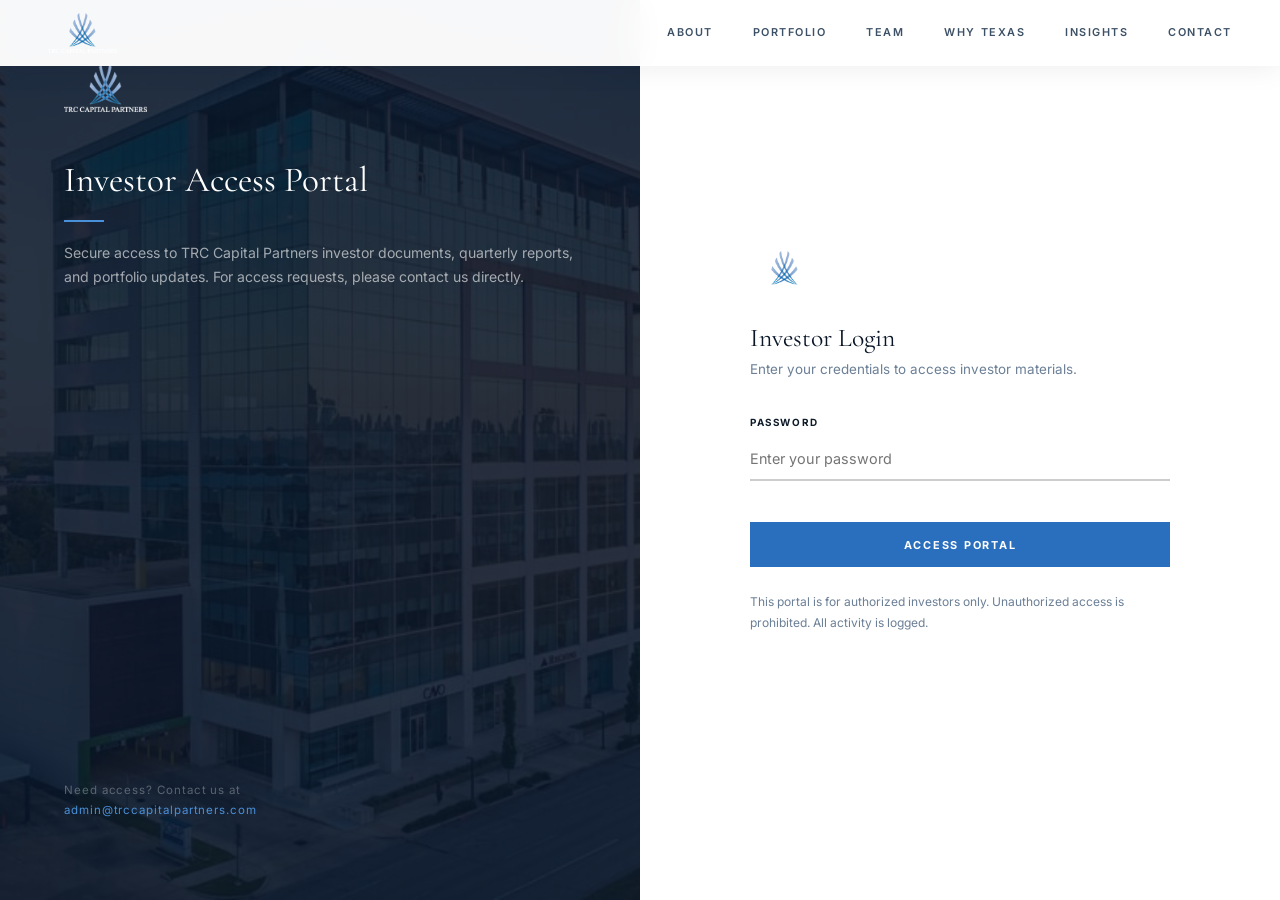
<file: investors.html>
<!DOCTYPE html>
<html lang="en">
<head>
  <meta charset="UTF-8"><meta name="viewport" content="width=device-width, initial-scale=1.0">
  <title>Investor Access - TRC Capital Partners</title>
  <link rel="preconnect" href="https://fonts.googleapis.com">
  <link rel="preconnect" href="https://fonts.gstatic.com" crossorigin>
  <link href="https://fonts.googleapis.com/css2?family=Cormorant+Garamond:ital,wght@0,300;0,400;0,600;1,300;1,400&family=Inter:wght@300;400;500;600;700&display=swap" rel="stylesheet">
  <link rel="stylesheet" href="style.css">
  <style>
    .login-page { min-height:100vh; display:grid; grid-template-columns:1fr 1fr; }
    .login-left {
      background:var(--navy);
      display:flex; flex-direction:column;
      justify-content:space-between;
      padding:4rem;
      position:relative; overflow:hidden;
    }
    .login-left::before {
      content:'';
      position:absolute; inset:0;
      background:url('regions.jpg') center/cover no-repeat;
      opacity:0.12;
    }
    .login-left-content { position:relative; z-index:2; }
    .login-left h2 { color:var(--white); font-size:2.2rem; margin-bottom:1rem; }
    .login-left p { color:rgba(255,255,255,0.6); font-size:0.88rem; }
    .login-divider { width:40px; height:2px; background:var(--blue-light); margin:1.2rem 0; }
    .login-right {
      background:var(--white);
      display:flex; align-items:center; justify-content:center;
      padding:4rem;
    }
    .login-box { width:100%; max-width:420px; }
    .login-box h3 { margin-bottom:0.4rem; }
    .login-box .sub { font-size:0.84rem; color:var(--text-light); margin-bottom:2rem; }
    .login-error { display:none; color:#a33; font-size:0.82rem; margin-bottom:1rem; }

    .portal-content { display:none; }
    .portal-content.unlocked { display:block; }

    .doc-grid { display:grid; grid-template-columns:repeat(2,1fr); gap:1.2rem; margin-top:2rem; }
    .doc-item {
      display:flex; align-items:center; gap:1rem;
      padding:1.2rem 1.5rem;
      background:var(--cream);
      border:1px solid var(--border);
      font-size:0.82rem; font-weight:500; color:var(--text);
      cursor:pointer;
      transition:background 0.25s, border-color 0.25s;
    }
    .doc-item:hover { background:var(--blue); color:var(--white); border-color:var(--blue); }
    .doc-icon-svg { width:18px; height:18px; opacity:0.5; flex-shrink:0; }
    .doc-item:hover .doc-icon-svg { opacity:1; filter:brightness(10); }

    @media(max-width:768px) {
      .login-page { grid-template-columns:1fr; }
      .login-left { display:none; }
      .login-right { padding:3rem 2rem; min-height:100vh; }
      .doc-grid { grid-template-columns:1fr; }
    }
  </style>
</head>
<body>

<nav class="nav scrolled" id="nav">
  <a href="index.html" class="nav-logo"><img src="trc-logo.webp" alt="TRC Capital Partners" style="height:40px;width:auto;"></a>
  <div class="nav-links">
    <a href="about.html">About</a><a href="portfolio.html">Portfolio</a><a href="team.html">Team</a>
    <a href="why-texas.html">Why Texas</a><a href="insights.html">Insights</a><a href="contact.html">Contact</a>
  </div>
  <button class="hamburger" id="hamburger" aria-label="Open menu"><span></span><span></span><span></span></button>
</nav>
<div class="mobile-menu" id="mobileMenu">
  <button class="mobile-close" id="mobileClose">x</button>
  <a href="about.html">About</a><a href="portfolio.html">Portfolio</a><a href="team.html">Team</a>
  <a href="why-texas.html">Why Texas</a><a href="insights.html">Insights</a><a href="contact.html">Contact</a>
</div>

<!-- LOGIN GATE -->
<div id="loginGate">
  <div class="login-page">
    <div class="login-left">
      <div class="login-left-content">
        <img src="trc-logo.webp" alt="TRC Capital Partners" style="height:48px;width:auto;margin-bottom:3rem;">
        <h2>Investor Access Portal</h2>
        <div class="login-divider"></div>
        <p>Secure access to TRC Capital Partners investor documents, quarterly reports, and portfolio updates. For access requests, please contact us directly.</p>
      </div>
      <div style="position:relative;z-index:2;">
        <p style="font-size:0.72rem;color:rgba(255,255,255,0.3);letter-spacing:0.08em;">Need access? Contact us at<br><a href="mailto:admin@trccapitalpartners.com" style="color:var(--blue-light);">admin@trccapitalpartners.com</a></p>
      </div>
    </div>
    <div class="login-right">
      <div class="login-box">
        <img src="trc-logo.webp" alt="TRC Capital Partners" style="height:40px;width:auto;margin-bottom:2rem;">
        <h3>Investor Login</h3>
        <p class="sub">Enter your credentials to access investor materials.</p>
        <p class="login-error" id="loginError">Incorrect password. Please try again or contact admin@trccapitalpartners.com.</p>
        <div class="form-group">
          <label>Password</label>
          <input type="password" id="investorPassword" placeholder="Enter your password" style="width:100%;border:none;border-bottom:2px solid #ccc;padding:0.7rem 0;font-family:var(--font-body);font-size:0.9rem;outline:none;background:transparent;transition:border-color 0.25s;">
        </div>
        <button onclick="checkInvestorLogin()" class="btn btn-blue" style="width:100%;margin-top:1rem;">Access Portal</button>
        <p style="margin-top:1.5rem;font-size:0.75rem;color:var(--text-light);">This portal is for authorized investors only. Unauthorized access is prohibited. All activity is logged.</p>
      </div>
    </div>
  </div>
</div>

<!-- PORTAL CONTENT (shown after login) -->
<div class="portal-content" id="portalContent">
  <section class="section white" style="padding-top:8rem;">
    <div class="container">
      <div class="section-header" style="display:flex;align-items:flex-end;justify-content:space-between;flex-wrap:wrap;gap:1rem;">
        <div>
          <span class="overline">Investor Portal</span>
          <h2>Welcome</h2>
          <span class="rule"></span>
          <p style="max-width:600px;">Below you will find TRC Capital Partners investor documents, quarterly updates, and portfolio materials. For questions, contact Kellie Jenks or Steve Lerner directly.</p>
        </div>
        <button onclick="logout()" class="btn btn-outline" style="font-size:0.62rem;">Sign Out</button>
      </div>

      <!-- DOCUMENTS - ADD NEW DOCS BY COPYING A .doc-item -->
      <div class="doc-grid">
        <a href="#" class="doc-item">
          <svg class="doc-icon-svg" viewBox="0 0 24 24" fill="none" stroke="currentColor" stroke-width="1.5"><path d="M14 2H6a2 2 0 00-2 2v16a2 2 0 002 2h12a2 2 0 002-2V8z"/><polyline points="14 2 14 8 20 8"/></svg>
          Q1 2025 Investor Update
        </a>
        <a href="#" class="doc-item">
          <svg class="doc-icon-svg" viewBox="0 0 24 24" fill="none" stroke="currentColor" stroke-width="1.5"><path d="M14 2H6a2 2 0 00-2 2v16a2 2 0 002 2h12a2 2 0 002-2V8z"/><polyline points="14 2 14 8 20 8"/></svg>
          2024 Annual Report
        </a>
        <a href="#" class="doc-item">
          <svg class="doc-icon-svg" viewBox="0 0 24 24" fill="none" stroke="currentColor" stroke-width="1.5"><path d="M14 2H6a2 2 0 00-2 2v16a2 2 0 002 2h12a2 2 0 002-2V8z"/><polyline points="14 2 14 8 20 8"/></svg>
          Portfolio Summary, Q1 2025
        </a>
        <a href="#" class="doc-item">
          <svg class="doc-icon-svg" viewBox="0 0 24 24" fill="none" stroke="currentColor" stroke-width="1.5"><path d="M14 2H6a2 2 0 00-2 2v16a2 2 0 002 2h12a2 2 0 002-2V8z"/><polyline points="14 2 14 8 20 8"/></svg>
          1001 McKinney Asset Update
        </a>
        <a href="#" class="doc-item">
          <svg class="doc-icon-svg" viewBox="0 0 24 24" fill="none" stroke="currentColor" stroke-width="1.5"><path d="M14 2H6a2 2 0 00-2 2v16a2 2 0 002 2h12a2 2 0 002-2"/><polyline points="14 2 14 8 20 8"/></svg>
          Regions Financial Center Asset Update
        </a>
        <a href="#" class="doc-item">
          <svg class="doc-icon-svg" viewBox="0 0 24 24" fill="none" stroke="currentColor" stroke-width="1.5"><path d="M14 2H6a2 2 0 00-2 2v16a2 2 0 002 2h12a2 2 0 002-2V8z"/><polyline points="14 2 14 8 20 8"/></svg>
          Fernweh Asset Update
        </a>
      </div>

      <div style="margin-top:4rem;padding:2.5rem;background:var(--sky);border-left:3px solid var(--blue);">
        <span class="overline">Direct Contact</span>
        <h3 style="margin-bottom:1rem;font-size:1.1rem;">Questions? Contact the Team Directly</h3>
        <div style="display:grid;grid-template-columns:repeat(auto-fit,minmax(200px,1fr));gap:1.5rem;">
          <div><strong style="display:block;margin-bottom:0.3rem;">Steve Lerner</strong><span style="font-size:0.72rem;text-transform:uppercase;letter-spacing:0.1em;color:var(--blue);display:block;margin-bottom:0.5rem;">CEO</span><a href="mailto:admin@trccapitalpartners.com" style="font-size:0.84rem;color:var(--blue);">admin@trccapitalpartners.com</a></div>
          <div><strong style="display:block;margin-bottom:0.3rem;">Kellie Jenks</strong><span style="font-size:0.72rem;text-transform:uppercase;letter-spacing:0.1em;color:var(--blue);display:block;margin-bottom:0.5rem;">President</span><a href="mailto:admin@trccapitalpartners.com" style="font-size:0.84rem;color:var(--blue);">admin@trccapitalpartners.com</a></div>
          <div><strong style="display:block;margin-bottom:0.3rem;">Main Office</strong><span style="font-size:0.72rem;text-transform:uppercase;letter-spacing:0.1em;color:var(--blue);display:block;margin-bottom:0.5rem;">Houston, TX</span><a href="tel:7132661899" style="font-size:0.84rem;color:var(--blue);">713.266.1899</a></div>
        </div>
      </div>
    </div>
  </section>

  <footer class="footer">
    <div class="container">
      <div class="footer-inner">
        <div class="footer-brand"><img src="trc-logo.webp" alt="TRC Capital Partners" style="height:40px;width:auto;margin-bottom:1.2rem;"><p>A privately held Texas real estate investment firm.</p></div>
        <div class="footer-col"><h4>Company</h4><a href="about.html">About TRC</a><a href="team.html">Our Team</a><a href="why-texas.html">Why Texas</a><a href="insights.html">Insights</a></div>
        <div class="footer-col"><h4>Portfolio</h4><a href="portfolio.html">1001 McKinney</a><a href="portfolio.html">Regions Financial Center</a><a href="portfolio.html">Fernweh</a></div>
        <div class="footer-col"><h4>Contact</h4><a href="tel:7132661899">713.266.1899</a><a href="mailto:admin@trccapitalpartners.com">admin@trccapitalpartners.com</a></div>
      </div>
      <div class="footer-bottom"><span>2025 TRC Capital Partners, LLC. All rights reserved.</span><span>Houston, Texas</span></div>
    </div>
  </footer>
</div>

<script>
  document.getElementById('hamburger').addEventListener('click', () => document.getElementById('mobileMenu').classList.add('open'));
  document.getElementById('mobileClose').addEventListener('click', () => document.getElementById('mobileMenu').classList.remove('open'));

  document.getElementById('investorPassword').addEventListener('keypress', e => { if(e.key==='Enter') checkInvestorLogin(); });

  function checkInvestorLogin() {
    // TO CHANGE THE INVESTOR PASSWORD: update the string below
    const password = 'TRC2025Investor';
    if (document.getElementById('investorPassword').value === password) {
      document.getElementById('loginGate').style.display = 'none';
      document.getElementById('portalContent').classList.add('unlocked');
      sessionStorage.setItem('trc_investor', '1');
    } else {
      document.getElementById('loginError').style.display = 'block';
    }
  }

  function logout() {
    sessionStorage.removeItem('trc_investor');
    document.getElementById('loginGate').style.display = 'block';
    document.getElementById('portalContent').classList.remove('unlocked');
    document.getElementById('investorPassword').value = '';
  }

  // Persist login within session
  if (sessionStorage.getItem('trc_investor')) {
    document.getElementById('loginGate').style.display = 'none';
    document.getElementById('portalContent').classList.add('unlocked');
  }
</script>
</body>
</html>
</file>
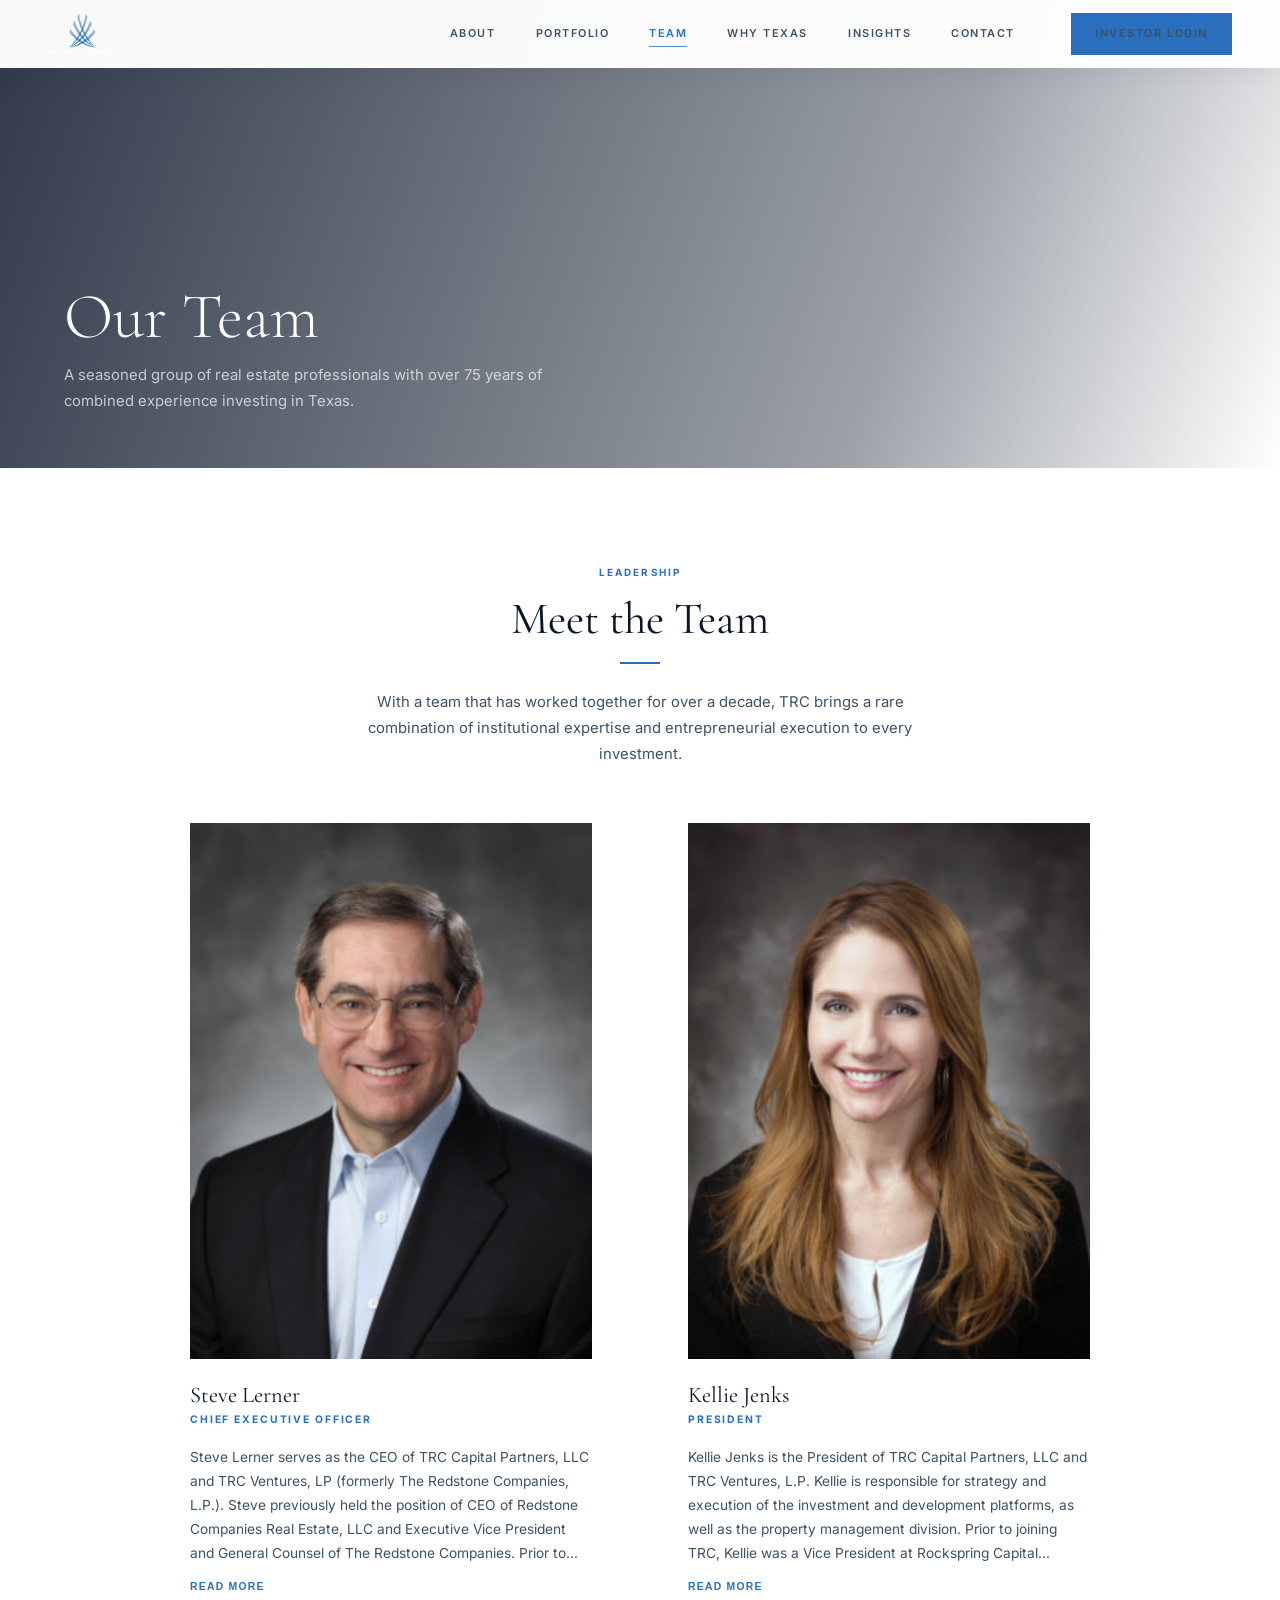
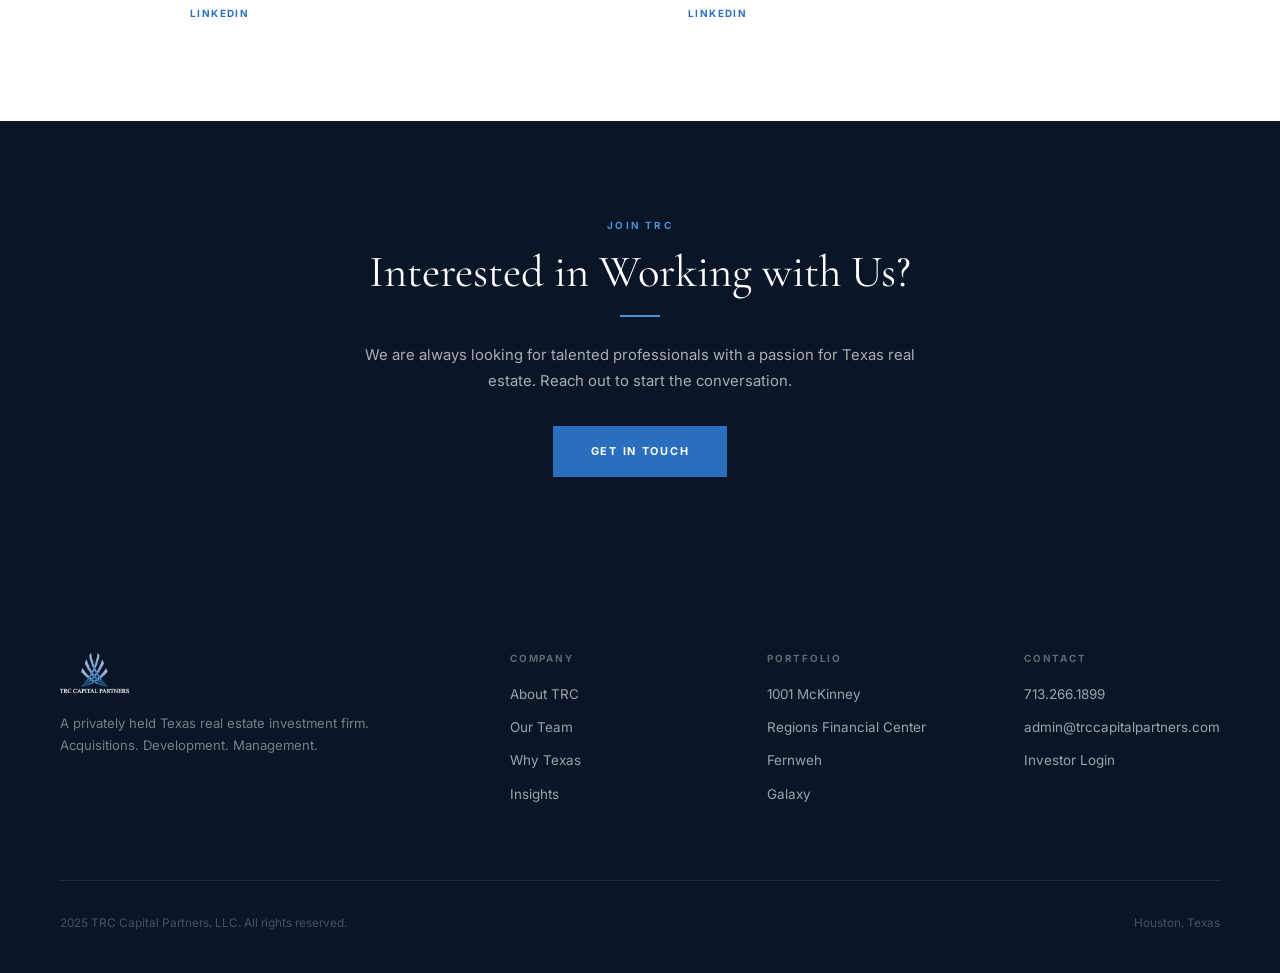
<file: team.html>
<!DOCTYPE html>
<html lang="en">
<head>
  <meta charset="UTF-8"><meta name="viewport" content="width=device-width, initial-scale=1.0">
  <title>Our Team - TRC Capital Partners</title>
  <link rel="preconnect" href="https://fonts.googleapis.com">
  <link rel="preconnect" href="https://fonts.gstatic.com" crossorigin>
  <link href="https://fonts.googleapis.com/css2?family=Cormorant+Garamond:ital,wght@0,300;0,400;0,600;1,300;1,400&family=Inter:wght@300;400;500;600;700&display=swap" rel="stylesheet">
  <link rel="stylesheet" href="style.css">
  <style>
    .team-grid-v2 {
      display: grid;
      grid-template-columns: repeat(2, 1fr);
      gap: 4rem 6rem;
      max-width: 900px;
      margin: 3rem auto 0;
    }
    .team-card-v2 {
      opacity: 0;
      transform: translateY(16px);
      transition: opacity 0.6s ease, transform 0.6s ease;
    }
    .team-card-v2.visible { opacity: 1; transform: translateY(0); }
    .team-headshot {
      width: 100%;
      aspect-ratio: 3/4;
      object-fit: cover;
      object-position: center top;
      display: block;
      margin-bottom: 1.4rem;
      filter: grayscale(15%);
      transition: filter 0.3s;
    }
    .team-card-v2:hover .team-headshot { filter: grayscale(0%); }
    .team-card-v2 h3 {
      font-size: 1.4rem;
      margin-bottom: 0.2rem;
    }
    .team-card-v2 .title-label {
      font-size: 0.65rem;
      font-weight: 700;
      letter-spacing: 0.18em;
      text-transform: uppercase;
      color: var(--blue);
      display: block;
      margin-bottom: 1rem;
    }
    .team-card-v2 .bio {
      font-size: 0.86rem;
      color: var(--text-mid);
      line-height: 1.75;
    }
    .team-card-v2 .bio.collapsed {
      display: -webkit-box;
      -webkit-line-clamp: 5;
      -webkit-box-orient: vertical;
      overflow: hidden;
    }
    .read-toggle {
      background: none;
      border: none;
      font-size: 0.65rem;
      font-weight: 700;
      letter-spacing: 0.12em;
      text-transform: uppercase;
      color: var(--blue);
      cursor: pointer;
      padding: 0;
      margin-top: 0.6rem;
      display: block;
      transition: opacity 0.2s;
    }
    .read-toggle:hover { opacity: 0.65; }
    .linkedin-btn {
      display: inline-flex;
      align-items: center;
      gap: 0.4rem;
      font-size: 0.62rem;
      font-weight: 700;
      letter-spacing: 0.14em;
      text-transform: uppercase;
      color: var(--blue);
      margin-top: 0.8rem;
      transition: opacity 0.2s;
    }
    .linkedin-btn:hover { opacity: 0.65; }
    @media (max-width: 700px) {
      .team-grid-v2 { grid-template-columns: 1fr; gap: 3rem; }
    }
  </style>
</head>
<body>

<nav class="nav scrolled" id="nav">
  <a href="index.html" class="nav-logo">
    <img src="trc-logo.webp" alt="TRC Capital Partners" style="height:40px;width:auto;">
  </a>
  <div class="nav-links">
    <a href="about.html">About</a>
    <a href="portfolio.html">Portfolio</a>
    <a href="team.html" class="active">Team</a>
    <a href="why-texas.html">Why Texas</a>
    <a href="insights.html">Insights</a>
    <a href="contact.html">Contact</a>
    <a href="investors.html" class="btn btn-blue nav-cta" style="padding:0.6rem 1.4rem;">Investor Login</a>
  </div>
  <button class="hamburger" id="hamburger" aria-label="Open menu"><span></span><span></span><span></span></button>
</nav>
<div class="mobile-menu" id="mobileMenu">
  <button class="mobile-close" id="mobileClose">x</button>
  <a href="about.html">About</a>
  <a href="portfolio.html">Portfolio</a>
  <a href="team.html">Team</a>
  <a href="why-texas.html">Why Texas</a>
  <a href="insights.html">Insights</a>
  <a href="contact.html">Contact</a>
</div>

<section class="page-hero">
  <div class="page-hero-bg" style="background-image:url('https://images.unsplash.com/photo-1497366412874-3415097a27e7?w=1800&q=80');"></div>
  <div class="page-hero-overlay"></div>
  <div class="page-hero-content">
    <h1>Our Team</h1>
    <p>A seasoned group of real estate professionals with over 75 years of combined experience investing in Texas.</p>
  </div>
</section>

<section class="section white">
  <div class="container">
    <div class="section-header centered">
      <span class="overline">Leadership</span>
      <h2>Meet the Team</h2>
      <span class="rule centered"></span>
      <p style="max-width:580px;margin:0 auto;">With a team that has worked together for over a decade, TRC brings a rare combination of institutional expertise and entrepreneurial execution to every investment.</p>
    </div>

    <div class="team-grid-v2">

      <!-- STEVE LERNER -->
      <div class="team-card-v2">
        <img class="team-headshot" src="steve-lerner.webp" alt="Steve Lerner, CEO of TRC Capital Partners">
        <h3>Steve Lerner</h3>
        <span class="title-label">Chief Executive Officer</span>
        <p class="bio collapsed" id="bio-lerner">Steve Lerner serves as the CEO of TRC Capital Partners, LLC and TRC Ventures, LP (formerly The Redstone Companies, L.P.). Steve previously held the position of CEO of Redstone Companies Real Estate, LLC and Executive Vice President and General Counsel of The Redstone Companies. Prior to joining Redstone in 1998, Steve was a partner at the Houston law firm now known as Schlanger Silver LLP. Steve graduated with honors in Government from the University of Texas and is an honors graduate of the University of Texas School of Law in Austin, where he was a member of The Texas Law Review. Steve serves as the Chairman of the Board of Directors of Harris County Improvement District #1 (the Uptown District) and on the Board of Directors of Veritex Holdings, Inc. (NASDAQ: VBTX) and Veritex Community Bank.</p>
        <button class="read-toggle" onclick="toggleBio('lerner', this)">Read More</button>
        <a href="https://www.linkedin.com/company/trccapitalpartners/" target="_blank" class="linkedin-btn">LinkedIn</a>
      </div>

      <!-- KELLIE JENKS -->
      <div class="team-card-v2">
        <img class="team-headshot" src="kellie-jenks.webp" alt="Kellie Jenks, President of TRC Capital Partners">
        <h3>Kellie Jenks</h3>
        <span class="title-label">President</span>
        <p class="bio collapsed" id="bio-jenks">Kellie Jenks is the President of TRC Capital Partners, LLC and TRC Ventures, L.P. Kellie is responsible for strategy and execution of the investment and development platforms, as well as the property management division. Prior to joining TRC, Kellie was a Vice President at Rockspring Capital focused on developing institutional equity relationships. She also held positions as Investment Manager of a $400 million office portfolio at the Lionstone Group and as an Associate at Goldman Sachs within the Whitehall Funds, where she helped manage a $1.2 billion hotel investment platform. Kellie serves on the board of Buffalo Bayou Partnership and Hope Stone, Inc. She received her B.S. in Chemical Engineering from Texas A&amp;M and her M.B.A. from Columbia Business School.</p>
        <button class="read-toggle" onclick="toggleBio('jenks', this)">Read More</button>
        <a href="https://www.linkedin.com/company/trccapitalpartners/" target="_blank" class="linkedin-btn">LinkedIn</a>
      </div>

      <!--
        TO ADD A NEW TEAM MEMBER: copy the block below, paste it here,
        and update the name, title, photo, bio, and id.

      <div class="team-card-v2">
        <img class="team-headshot" src="PHOTO_FILENAME.jpg" alt="Full Name">
        <h3>Full Name</h3>
        <span class="title-label">Title Here</span>
        <p class="bio collapsed" id="bio-UNIQUE_ID">Bio text goes here.</p>
        <button class="read-toggle" onclick="toggleBio('UNIQUE_ID', this)">Read More</button>
      </div>
      -->

    </div>
  </div>
</section>

<section class="section navy" style="text-align:center;">
  <div class="container" style="max-width:680px;">
    <span class="overline" style="color:var(--blue-light);">Join TRC</span>
    <h2 style="color:var(--white);margin-bottom:1rem;">Interested in Working with Us?</h2>
    <span class="rule centered" style="background:var(--blue-light);"></span>
    <p style="color:rgba(255,255,255,0.65);margin-bottom:2rem;">We are always looking for talented professionals with a passion for Texas real estate. Reach out to start the conversation.</p>
    <a href="contact.html" class="btn btn-blue">Get in Touch</a>
  </div>
</section>

<footer class="footer">
  <div class="container">
    <div class="footer-inner">
      <div class="footer-brand">
        <img src="trc-logo.webp" alt="TRC Capital Partners" style="height:40px;width:auto;margin-bottom:1.2rem;">
        <p>A privately held Texas real estate investment firm. Acquisitions. Development. Management.</p>
      </div>
      <div class="footer-col"><h4>Company</h4><a href="about.html">About TRC</a><a href="team.html">Our Team</a><a href="why-texas.html">Why Texas</a><a href="insights.html">Insights</a></div>
      <div class="footer-col"><h4>Portfolio</h4><a href="portfolio.html">1001 McKinney</a><a href="portfolio.html">Regions Financial Center</a><a href="portfolio.html">Fernweh</a><a href="portfolio.html">Galaxy</a></div>
      <div class="footer-col"><h4>Contact</h4><a href="tel:7132661899">713.266.1899</a><a href="mailto:admin@trccapitalpartners.com">admin@trccapitalpartners.com</a><a href="investors.html">Investor Login</a></div>
    </div>
    <div class="footer-bottom">
      <span>2025 TRC Capital Partners, LLC. All rights reserved.</span>
      <span>Houston, Texas</span>
    </div>
  </div>
</footer>

<script>
  document.getElementById('hamburger').addEventListener('click', () => document.getElementById('mobileMenu').classList.add('open'));
  document.getElementById('mobileClose').addEventListener('click', () => document.getElementById('mobileMenu').classList.remove('open'));

  function toggleBio(id, btn) {
    const bio = document.getElementById('bio-' + id);
    const collapsed = bio.classList.toggle('collapsed');
    btn.textContent = collapsed ? 'Read More' : 'Read Less';
  }

  const obs = new IntersectionObserver(e => e.forEach(x => { if(x.isIntersecting) x.target.classList.add('visible'); }), {threshold:0.1});
  document.querySelectorAll('.team-card-v2').forEach(el => obs.observe(el));
</script>
</body>
</html>
</file>
<file: style.css>
/* ============================================================
   TRC CAPITAL PARTNERS -- Global Styles
   Aesthetic: Modern Corporate / Institutional / Light + Steel Blue
   Clean, minimal, KKR-inspired. No emojis. No em-dashes.
   ============================================================ */

:root {
  --navy:        #0a1628;
  --navy-mid:    #112240;
  --steel:       #1e4d8c;
  --blue:        #2a6fbd;
  --blue-light:  #4a90d9;
  --sky:         #e8f2fc;
  --white:       #ffffff;
  --cream:       #f8f9fb;
  --gray-light:  #f0f4f8;
  --gray:        #e2e8f0;
  --text:        #0d1b2a;
  --text-mid:    #3d5166;
  --text-light:  #6b7f96;
  --border:      rgba(42,111,189,0.15);
  --gold-accent: #c9a84c;
  --font-display:'Cormorant Garamond', Georgia, serif;
  --font-body:   'Inter', 'Montserrat', sans-serif;
  --ease:        cubic-bezier(0.25, 0.46, 0.45, 0.94);
  --max:         1240px;
}

*, *::before, *::after { box-sizing: border-box; margin: 0; padding: 0; }
html { scroll-behavior: smooth; font-size: 16px; }

body {
  font-family: var(--font-body);
  background: var(--white);
  color: var(--text);
  line-height: 1.75;
  -webkit-font-smoothing: antialiased;
}

img { display: block; max-width: 100%; }
a { text-decoration: none; color: inherit; }

h1, h2, h3, h4 {
  font-family: var(--font-display);
  font-weight: 400;
  line-height: 1.15;
  color: var(--navy);
}
h1 { font-size: clamp(2.6rem, 5vw, 4.2rem); }
h2 { font-size: clamp(2rem, 3.5vw, 3.2rem); }
h3 { font-size: clamp(1.2rem, 2vw, 1.6rem); }
p  { color: var(--text-mid); font-size: 0.93rem; margin-bottom: 1rem; }

.container { max-width: var(--max); margin: 0 auto; padding: 0 2.5rem; }

.overline {
  display: block;
  font-size: 0.62rem;
  font-weight: 700;
  letter-spacing: 0.22em;
  text-transform: uppercase;
  color: var(--blue);
  margin-bottom: 0.8rem;
}

.rule {
  display: block;
  width: 40px;
  height: 2px;
  background: var(--blue);
  margin: 1rem 0 1.6rem;
}
.rule.centered { margin: 1rem auto 1.6rem; }

/* ---- BUTTONS ---- */
.btn {
  display: inline-block;
  padding: 0.85rem 2.2rem;
  font-family: var(--font-body);
  font-size: 0.68rem;
  font-weight: 700;
  letter-spacing: 0.16em;
  text-transform: uppercase;
  border: 2px solid transparent;
  cursor: pointer;
  transition: all 0.28s var(--ease);
}
.btn-navy  { background: var(--navy);  color: var(--white); border-color: var(--navy); }
.btn-navy:hover  { background: transparent; color: var(--navy); }
.btn-blue  { background: var(--blue);  color: var(--white); border-color: var(--blue); }
.btn-blue:hover  { background: transparent; color: var(--blue); }
.btn-ghost { background: transparent; color: var(--white); border-color: rgba(255,255,255,0.5); }
.btn-ghost:hover { background: var(--white); color: var(--navy); }
.btn-outline { background: transparent; color: var(--navy); border-color: var(--navy); }
.btn-outline:hover { background: var(--navy); color: var(--white); }
.btn-row { display: flex; gap: 1rem; flex-wrap: wrap; }

/* ---- NAV ---- */
.nav {
  position: fixed;
  top: 0; left: 0; right: 0;
  z-index: 1000;
  display: flex;
  align-items: center;
  justify-content: space-between;
  padding: 1.6rem 3rem;
  transition: all 0.35s var(--ease);
}
.nav.scrolled {
  background: rgba(255,255,255,0.97);
  padding: 0.8rem 3rem;
  box-shadow: 0 1px 30px rgba(10,22,40,0.08);
  backdrop-filter: blur(16px);
}

.nav-logo {
  display: flex;
  align-items: center;
  gap: 0.9rem;
}
.nav-logo img { height: 44px; width: auto; transition: height 0.3s; }
.nav.scrolled .nav-logo img { height: 36px; }
.nav-logo-text {
  font-family: var(--font-body);
  font-size: 0.72rem;
  font-weight: 700;
  letter-spacing: 0.18em;
  text-transform: uppercase;
  color: var(--white);
  transition: color 0.3s;
  line-height: 1.3;
}
.nav.scrolled .nav-logo-text { color: var(--navy); }

.nav-links {
  display: flex;
  align-items: center;
  gap: 2.5rem;
}
.nav-links a {
  font-size: 0.68rem;
  font-weight: 600;
  letter-spacing: 0.14em;
  text-transform: uppercase;
  color: rgba(255,255,255,0.88);
  position: relative;
  transition: color 0.25s;
}
.nav-links a::after {
  content: '';
  position: absolute;
  bottom: -4px; left: 0;
  width: 0; height: 1.5px;
  background: var(--blue-light);
  transition: width 0.3s var(--ease);
}
.nav-links a:hover { color: var(--white); }
.nav-links a:hover::after { width: 100%; }
.nav-links a.active { color: var(--white); }
.nav-links a.active::after { width: 100%; }
.nav.scrolled .nav-links a { color: var(--text-mid); }
.nav.scrolled .nav-links a:hover { color: var(--blue); }
.nav.scrolled .nav-links a.active { color: var(--blue); }

.nav-cta { margin-left: 1rem; }

.hamburger {
  display: none;
  background: none;
  border: none;
  cursor: pointer;
  flex-direction: column;
  gap: 5px;
  padding: 4px;
}
.hamburger span {
  display: block; width: 24px; height: 1.5px;
  background: rgba(255,255,255,0.9);
  transition: background 0.25s;
}
.nav.scrolled .hamburger span { background: var(--navy); }

.mobile-menu {
  display: none;
  position: fixed; inset: 0;
  background: var(--navy);
  z-index: 999;
  flex-direction: column;
  align-items: center;
  justify-content: center;
  gap: 2.5rem;
}
.mobile-menu.open { display: flex; }
.mobile-menu a {
  font-family: var(--font-display);
  font-size: 2rem;
  color: var(--white);
  transition: color 0.2s;
}
.mobile-menu a:hover { color: var(--blue-light); }
.mobile-close {
  position: absolute; top: 2rem; right: 2.5rem;
  background: none; border: none;
  color: var(--white); font-size: 1.8rem; cursor: pointer;
}

/* ---- HERO ---- */
.hero {
  position: relative;
  height: 100vh;
  min-height: 680px;
  display: flex;
  align-items: center;
  overflow: hidden;
}
.hero-bg {
  position: absolute; inset: 0;
  background-size: cover;
  background-position: center;
  transform: scale(1.05);
  animation: slowzoom 10s var(--ease) forwards;
}
@keyframes slowzoom { to { transform: scale(1); } }
.hero-overlay {
  position: absolute; inset: 0;
  background: linear-gradient(
    110deg,
    rgba(10,22,40,0.88) 0%,
    rgba(10,22,40,0.6) 55%,
    rgba(10,22,40,0.2) 100%
  );
}
.hero-content {
  position: relative; z-index: 2;
  max-width: 660px;
  padding-left: 5vw;
  animation: fadeup 1s var(--ease) 0.3s both;
}
@keyframes fadeup {
  from { opacity: 0; transform: translateY(30px); }
  to   { opacity: 1; transform: translateY(0); }
}
.hero-eyebrow {
  display: flex;
  align-items: center;
  gap: 1rem;
  margin-bottom: 1.5rem;
}
.hero-eyebrow span {
  font-size: 0.62rem;
  font-weight: 700;
  letter-spacing: 0.22em;
  text-transform: uppercase;
  color: var(--blue-light);
}
.hero-eyebrow::before {
  content: '';
  display: block;
  width: 32px; height: 1.5px;
  background: var(--blue-light);
}
.hero h1 { color: var(--white); font-weight: 300; margin-bottom: 1.4rem; }
.hero-sub {
  color: rgba(255,255,255,0.78);
  font-size: 1rem;
  line-height: 1.7;
  margin-bottom: 2.5rem;
  max-width: 520px;
}
.hero-scroll {
  position: absolute;
  bottom: 2.5rem; left: 50%;
  transform: translateX(-50%);
  z-index: 2;
  display: flex;
  flex-direction: column;
  align-items: center;
  gap: 0.5rem;
  color: rgba(255,255,255,0.4);
  font-size: 0.6rem;
  letter-spacing: 0.2em;
  text-transform: uppercase;
  animation: bounce 2s infinite;
}
@keyframes bounce {
  0%, 100% { transform: translateX(-50%) translateY(0); }
  50% { transform: translateX(-50%) translateY(6px); }
}
.hero-scroll svg { width: 20px; opacity: 0.5; }

/* ---- STATS BAR ---- */
.stats-bar {
  background: var(--navy);
  padding: 3rem 0;
}
.stats-bar-inner {
  display: grid;
  grid-template-columns: repeat(4, 1fr);
  gap: 0;
  border-left: 1px solid rgba(255,255,255,0.08);
}
.stat-block {
  padding: 1.5rem 2.5rem;
  border-right: 1px solid rgba(255,255,255,0.08);
  text-align: center;
  opacity: 0;
  transform: translateY(12px);
  transition: opacity 0.6s var(--ease), transform 0.6s var(--ease);
}
.stat-block.visible { opacity: 1; transform: translateY(0); }
.stat-num {
  display: block;
  font-family: var(--font-display);
  font-size: 2.8rem;
  font-weight: 300;
  color: var(--white);
  line-height: 1;
  margin-bottom: 0.4rem;
}
.stat-num span { color: var(--blue-light); }
.stat-label {
  font-size: 0.65rem;
  font-weight: 600;
  letter-spacing: 0.14em;
  text-transform: uppercase;
  color: rgba(255,255,255,0.4);
}

/* ---- SECTIONS ---- */
.section { padding: 6rem 0; }
.section.white { background: var(--white); }
.section.cream { background: var(--cream); }
.section.sky   { background: var(--sky); }
.section.navy  { background: var(--navy); }
.section.navy-mid { background: var(--navy-mid); }

.section-header { margin-bottom: 3.5rem; }
.section-header.centered { text-align: center; }
.section-header.centered .rule { margin: 1rem auto 1.6rem; }

/* ---- TWO COL ---- */
.two-col {
  display: grid;
  grid-template-columns: 1fr 1fr;
  gap: 6rem;
  align-items: center;
}
.two-col.reverse { direction: rtl; }
.two-col.reverse > * { direction: ltr; }

/* ---- APPROACH CARDS ---- */
.approach-grid {
  display: grid;
  grid-template-columns: repeat(3, 1fr);
  gap: 2px;
  background: var(--gray);
  margin-top: 3.5rem;
}
.approach-card {
  background: var(--white);
  padding: 2.8rem 2.4rem;
  border-top: 3px solid transparent;
  transition: border-color 0.3s, transform 0.3s;
  opacity: 0;
  transform: translateY(16px);
  transition: opacity 0.55s var(--ease), transform 0.55s var(--ease), border-color 0.3s;
}
.approach-card.visible { opacity: 1; transform: translateY(0); }
.approach-card:hover { border-color: var(--blue); }
.approach-num {
  display: block;
  font-family: var(--font-display);
  font-size: 3.5rem;
  font-weight: 300;
  color: var(--gray);
  line-height: 1;
  margin-bottom: 1.2rem;
}
.approach-card h3 { margin-bottom: 0.8rem; font-size: 1.1rem; }
.approach-card p { font-size: 0.86rem; margin: 0; }

/* ---- PORTFOLIO ---- */
.portfolio-grid {
  display: grid;
  grid-template-columns: repeat(3, 1fr);
  gap: 2px;
  background: var(--gray);
}
.portfolio-card {
  position: relative;
  overflow: hidden;
  aspect-ratio: 4/3;
  cursor: pointer;
  opacity: 0;
  transition: opacity 0.6s var(--ease);
}
.portfolio-card.visible { opacity: 1; }
.portfolio-card-img {
  width: 100%; height: 100%;
  background-size: cover;
  background-position: center;
  transition: transform 0.5s var(--ease);
}
.portfolio-card:hover .portfolio-card-img { transform: scale(1.05); }
.portfolio-card-overlay {
  position: absolute; inset: 0;
  background: linear-gradient(to top, rgba(10,22,40,0.92) 0%, rgba(10,22,40,0.2) 60%, transparent 100%);
  display: flex;
  flex-direction: column;
  justify-content: flex-end;
  padding: 2rem;
  transition: background 0.3s;
}
.portfolio-card:hover .portfolio-card-overlay {
  background: linear-gradient(to top, rgba(10,22,40,0.96) 0%, rgba(10,22,40,0.5) 60%, rgba(10,22,40,0.1) 100%);
}
.portfolio-card-type {
  font-size: 0.6rem;
  font-weight: 700;
  letter-spacing: 0.2em;
  text-transform: uppercase;
  color: var(--blue-light);
  margin-bottom: 0.4rem;
}
.portfolio-card h3 { color: var(--white); font-size: 1.2rem; margin-bottom: 0.2rem; }
.portfolio-card-loc {
  font-size: 0.75rem;
  color: rgba(255,255,255,0.55);
  letter-spacing: 0.06em;
}
.portfolio-card-desc {
  font-size: 0.82rem;
  color: rgba(255,255,255,0.72);
  margin: 0.8rem 0 0;
  max-height: 0;
  overflow: hidden;
  transition: max-height 0.4s var(--ease);
}
.portfolio-card:hover .portfolio-card-desc { max-height: 100px; }
.portfolio-card-link {
  display: inline-block;
  margin-top: 0.8rem;
  font-size: 0.62rem;
  font-weight: 700;
  letter-spacing: 0.14em;
  text-transform: uppercase;
  color: var(--blue-light);
  opacity: 0;
  transition: opacity 0.3s;
}
.portfolio-card:hover .portfolio-card-link { opacity: 1; }

/* ---- TEAM ---- */
.team-grid {
  display: grid;
  grid-template-columns: repeat(3, 1fr);
  gap: 2.5rem;
  margin-top: 3.5rem;
}
.team-card {
  opacity: 0;
  transform: translateY(14px);
  transition: opacity 0.55s var(--ease), transform 0.55s var(--ease);
}
.team-card.visible { opacity: 1; transform: translateY(0); }
.team-photo {
  width: 100%;
  aspect-ratio: 3/4;
  background-size: cover;
  background-position: center top;
  margin-bottom: 1.2rem;
  filter: grayscale(20%);
  transition: filter 0.3s;
}
.team-card:hover .team-photo { filter: grayscale(0%); }
.team-name { font-size: 1.1rem; margin-bottom: 0.2rem; }
.team-title {
  font-size: 0.68rem;
  font-weight: 600;
  letter-spacing: 0.14em;
  text-transform: uppercase;
  color: var(--blue);
  display: block;
  margin-bottom: 0.8rem;
}
.team-bio { font-size: 0.84rem; color: var(--text-mid); line-height: 1.65; }
.team-bio.collapsed {
  display: -webkit-box;
  -webkit-line-clamp: 4;
  -webkit-box-orient: vertical;
  overflow: hidden;
}
.team-toggle {
  background: none; border: none;
  font-size: 0.65rem; font-weight: 700;
  letter-spacing: 0.12em; text-transform: uppercase;
  color: var(--blue); cursor: pointer;
  margin-top: 0.6rem; padding: 0;
  transition: opacity 0.2s;
}
.team-toggle:hover { opacity: 0.7; }

/* ---- PHOTO SPLIT ---- */
.photo-split {
  display: grid;
  grid-template-columns: 1fr 1fr;
  min-height: 560px;
}
.photo-split-img {
  background-size: cover;
  background-position: center;
}
.photo-split-content {
  background: var(--navy);
  display: flex;
  flex-direction: column;
  justify-content: center;
  padding: 5rem 4.5rem;
}
.photo-split-content h2 { color: var(--white); }
.photo-split-content p  { color: rgba(255,255,255,0.68); }

/* ---- CONTACT ---- */
.contact-grid {
  display: grid;
  grid-template-columns: 5fr 4fr;
  gap: 6rem;
  align-items: start;
}
.form-group { margin-bottom: 1.6rem; }
.form-group label {
  display: block;
  font-size: 0.62rem; font-weight: 700;
  letter-spacing: 0.16em; text-transform: uppercase;
  color: var(--text); margin-bottom: 0.5rem;
}
.form-group input,
.form-group select,
.form-group textarea {
  width: 100%; background: transparent;
  border: none; border-bottom: 1px solid var(--gray);
  padding: 0.7rem 0;
  font-family: var(--font-body); font-size: 0.9rem;
  color: var(--text); outline: none;
  transition: border-color 0.25s;
}
.form-group input:focus,
.form-group select:focus,
.form-group textarea:focus { border-bottom-color: var(--blue); }
.form-group textarea { min-height: 90px; resize: vertical; }
.form-row { display: grid; grid-template-columns: 1fr 1fr; gap: 1.5rem; }

.contact-info h3 { margin-bottom: 0.5rem; font-size: 1.1rem; }
.contact-detail {
  display: flex; gap: 1rem;
  padding: 1.2rem 0;
  border-bottom: 1px solid var(--gray);
  font-size: 0.86rem;
}
.contact-detail-label {
  font-size: 0.62rem; font-weight: 700;
  letter-spacing: 0.14em; text-transform: uppercase;
  color: var(--blue); width: 80px; flex-shrink: 0;
  padding-top: 0.15rem;
}

/* ---- PREVIOUS PROJECTS ---- */
.prev-grid {
  display: grid;
  grid-template-columns: repeat(4, 1fr);
  gap: 1.5rem;
  margin-top: 3rem;
}
.prev-card {
  background: var(--gray-light);
  padding: 1.6rem;
  border-top: 2px solid var(--border);
  opacity: 0;
  transform: translateY(10px);
  transition: opacity 0.5s var(--ease), transform 0.5s var(--ease);
}
.prev-card.visible { opacity: 1; transform: translateY(0); }
.prev-card h4 { font-size: 0.95rem; margin-bottom: 0.3rem; }
.prev-card span { font-size: 0.72rem; color: var(--text-light); }

/* ---- FOOTER ---- */
.footer {
  background: var(--navy);
  padding: 5rem 0 2.5rem;
}
.footer-inner {
  display: grid;
  grid-template-columns: 2fr 1fr 1fr 1fr;
  gap: 4rem;
  padding-bottom: 4rem;
  border-bottom: 1px solid rgba(255,255,255,0.08);
}
.footer-brand img { height: 48px; margin-bottom: 1.2rem; }
.footer-brand p { font-size: 0.82rem; color: rgba(255,255,255,0.45); line-height: 1.7; }
.footer-col h4 {
  font-family: var(--font-body);
  font-size: 0.62rem; font-weight: 700;
  letter-spacing: 0.18em; text-transform: uppercase;
  color: rgba(255,255,255,0.35);
  margin-bottom: 1.2rem;
}
.footer-col a {
  display: block;
  font-size: 0.84rem;
  color: rgba(255,255,255,0.6);
  margin-bottom: 0.6rem;
  transition: color 0.2s;
}
.footer-col a:hover { color: var(--blue-light); }
.footer-bottom {
  display: flex;
  justify-content: space-between;
  align-items: center;
  padding-top: 2rem;
  font-size: 0.74rem;
  color: rgba(255,255,255,0.25);
}
.footer-bottom a { color: rgba(255,255,255,0.35); transition: color 0.2s; }
.footer-bottom a:hover { color: var(--blue-light); }

/* ---- QUOTE BAND ---- */
.quote-band {
  background: var(--sky);
  padding: 5rem 0;
  text-align: center;
}
.quote-band blockquote {
  font-family: var(--font-display);
  font-size: clamp(1.4rem, 3vw, 2.2rem);
  font-weight: 300;
  font-style: italic;
  color: var(--navy);
  max-width: 860px;
  margin: 0 auto;
  line-height: 1.5;
}
.quote-band blockquote strong { font-style: normal; color: var(--blue); }

/* ---- PAGE HERO ---- */
.page-hero {
  position: relative;
  height: 52vh; min-height: 380px;
  display: flex; align-items: flex-end;
  overflow: hidden;
  padding-top: 80px;
}
.page-hero-bg {
  position: absolute; inset: 0;
  background-size: cover; background-position: center;
}
.page-hero-overlay {
  position: absolute; inset: 0;
  background: linear-gradient(110deg, rgba(10,22,40,0.85) 0%, rgba(10,22,40,0.4) 70%, transparent 100%);
}
.page-hero-content {
  position: relative; z-index: 2;
  padding: 0 0 6vh 5vw;
}
.page-hero-content h1 { color: var(--white); font-weight: 300; }
.page-hero-content p { color: rgba(255,255,255,0.7); max-width: 500px; margin: 0.5rem 0 0; }

/* ---- LINKED-IN ---- */
.linkedin-link {
  display: inline-flex;
  align-items: center;
  gap: 0.5rem;
  font-size: 0.65rem;
  font-weight: 700;
  letter-spacing: 0.14em;
  text-transform: uppercase;
  color: var(--blue);
  margin-top: 0.5rem;
  transition: opacity 0.2s;
}
.linkedin-link:hover { opacity: 0.7; }

/* ---- REVEAL ---- */
.reveal {
  opacity: 0; transform: translateY(18px);
  transition: opacity 0.6s var(--ease), transform 0.6s var(--ease);
}
.reveal.visible { opacity: 1; transform: translateY(0); }

/* ---- RESPONSIVE ---- */
@media (max-width: 1024px) {
  .two-col { grid-template-columns: 1fr; gap: 3rem; }
  .two-col.reverse { direction: ltr; }
  .approach-grid { grid-template-columns: 1fr; }
  .portfolio-grid { grid-template-columns: repeat(2, 1fr); }
  .team-grid { grid-template-columns: repeat(2, 1fr); }
  .stats-bar-inner { grid-template-columns: repeat(2, 1fr); }
  .footer-inner { grid-template-columns: 1fr 1fr; gap: 2.5rem; }
  .prev-grid { grid-template-columns: repeat(2, 1fr); }
  .contact-grid { grid-template-columns: 1fr; gap: 3.5rem; }
}
@media (max-width: 768px) {
  .portfolio-grid { grid-template-columns: 1fr; }
  .team-grid { grid-template-columns: 1fr; }
  .photo-split { grid-template-columns: 1fr; }
  .photo-split-content { padding: 3.5rem 2rem; }
  .form-row { grid-template-columns: 1fr; }
  .nav-links a, .nav-cta { display: none; }
  .hamburger { display: flex; }
  .nav { padding: 1.2rem 1.5rem; }
  .nav.scrolled { padding: 0.7rem 1.5rem; }
  .hero-content { padding-left: 1.5rem; padding-right: 1.5rem; }
  .container { padding: 0 1.5rem; }
  .prev-grid { grid-template-columns: 1fr; }
  .footer-inner { grid-template-columns: 1fr; }
  .footer-bottom { flex-direction: column; gap: 1rem; text-align: center; }
}
</file>
